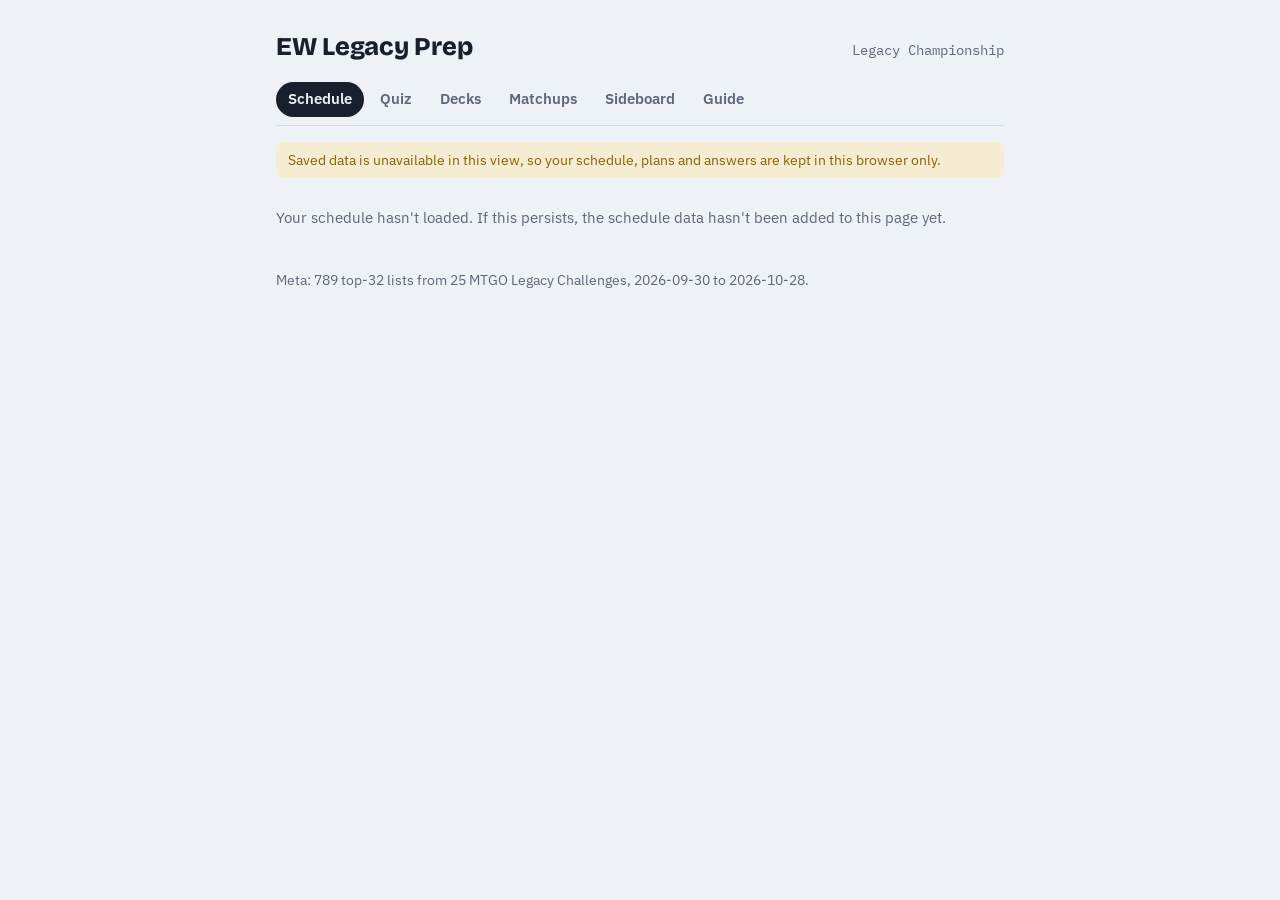
<file: prep/index.html>
<title>EW Legacy Prep</title>
<link rel="preconnect" href="https://fonts.googleapis.com">
<link rel="stylesheet" href="https://fonts.googleapis.com/css2?family=Bricolage+Grotesque:opsz,wght@12..96,600;12..96,800&family=IBM+Plex+Sans:wght@400;500;600&family=IBM+Plex+Mono:wght@400;500&display=swap">
<style>
/* Layout: one narrow column (study on a phone); sticky tab strip; each tab is a single working surface. */
:root {
  --bg: #eef1f6; --surface: #ffffff; --ink: #18202e; --muted: #5d6779; --line: #d5dbe5;
  --accent: #4a3aa8; --accent-ink: #ffffff; --accent-soft: #e6e2f8;
  --good: #1f7a4d; --good-soft: #dff2e7; --bad: #b3362b; --bad-soft: #f8e1de; --warn: #8a6100; --warn-soft: #f6ecd2;
  --pip-w: #f3eccd; --pip-u: #9fc7ea; --pip-b: #a49c98; --pip-r: #ea9a80; --pip-g: #9cc9a5; --pip-c: #cfcac4;
  --display: "Bricolage Grotesque", "Segoe UI", system-ui, sans-serif;
  --body: "IBM Plex Sans", "Segoe UI", system-ui, sans-serif;
  --mono: "IBM Plex Mono", ui-monospace, "SFMono-Regular", Menlo, monospace;
}
@media (prefers-color-scheme: dark) { :root:not([data-theme="light"]) {
  --bg: #121722; --surface: #1b2230; --ink: #e5e9f1; --muted: #98a2b5; --line: #2d3647;
  --accent: #a597ff; --accent-ink: #15112e; --accent-soft: #2a2550;
  --good: #6fd3a0; --good-soft: #173528; --bad: #ff8f84; --bad-soft: #3d1d1b; --warn: #e8c46b; --warn-soft: #3a3019;
  --pip-w: #d9d2b2; --pip-u: #6fa2cf; --pip-b: #7c7470; --pip-r: #cf7a62; --pip-g: #6fa67a; --pip-c: #9c978f;
  color-scheme: dark } }
:root[data-theme="dark"] {
  --bg: #121722; --surface: #1b2230; --ink: #e5e9f1; --muted: #98a2b5; --line: #2d3647;
  --accent: #a597ff; --accent-ink: #15112e; --accent-soft: #2a2550;
  --good: #6fd3a0; --good-soft: #173528; --bad: #ff8f84; --bad-soft: #3d1d1b; --warn: #e8c46b; --warn-soft: #3a3019;
  --pip-w: #d9d2b2; --pip-u: #6fa2cf; --pip-b: #7c7470; --pip-r: #cf7a62; --pip-g: #6fa67a; --pip-c: #9c978f;
  color-scheme: dark }

* { box-sizing: border-box; }
body { background: var(--bg); color: var(--ink); font: 15px/1.5 var(--body); }
.wrap { max-width: 760px; margin: 0 auto; padding-inline: 16px; padding-block: 0 48px; }
h1, h2, h3 { font-family: var(--display); text-wrap: balance; margin: 0; }
h1 { font-size: 1.6rem; font-weight: 800; letter-spacing: -0.01em; }
h2 { font-size: 1.25rem; font-weight: 800; }
h3 { font-size: 1rem; font-weight: 600; }
.mono, .num { font-family: var(--mono); font-variant-numeric: tabular-nums; }
.muted { color: var(--muted); }
.small { font-size: 0.85rem; }
.label { font-size: 0.72rem; letter-spacing: 0.08em; text-transform: uppercase; color: var(--muted); font-weight: 600; }
button, select, textarea, input { font: inherit; color: inherit; }
button { cursor: pointer; }
:focus-visible { outline: 2px solid var(--accent); outline-offset: 2px; }

header.top { display: flex; flex-wrap: wrap; gap: 4px 16px; align-items: baseline; justify-content: space-between; padding-block: 20px 8px; }
.countdown { font-family: var(--mono); font-size: 0.85rem; color: var(--muted); }
.countdown b { color: var(--accent); font-weight: 500; }

nav.tabs { position: sticky; top: env(safe-area-inset-top, 0px); z-index: 5; background: var(--bg); display: flex; gap: 4px; overflow-x: auto; padding-block: 8px; border-bottom: 1px solid var(--line); margin-bottom: 16px; }
nav.tabs button { border: 0; background: none; padding: 6px 12px; border-radius: 999px; color: var(--muted); font-weight: 600; white-space: nowrap; }
nav.tabs button[aria-selected="true"] { background: var(--ink); color: var(--bg); }

.stack { display: flex; flex-direction: column; gap: 12px; }
.row { display: flex; flex-wrap: wrap; gap: 8px; align-items: center; }
.chip { border: 1px solid var(--line); background: var(--surface); border-radius: 999px; padding: 3px 10px; font-size: 0.85rem; }
.chip[aria-pressed="true"] { background: var(--accent); border-color: var(--accent); color: var(--accent-ink); }
.btn { border: 1px solid var(--line); background: var(--surface); border-radius: 8px; padding: 8px 14px; font-weight: 600; }
.btn.primary { background: var(--accent); border-color: var(--accent); color: var(--accent-ink); }
.btn:disabled { opacity: 0.45; cursor: default; }
.panel { background: var(--surface); border: 1px solid var(--line); border-radius: 12px; padding: 16px; }
.banner { font-size: 0.85rem; padding: 8px 12px; border-radius: 8px; background: var(--warn-soft); color: var(--warn); }

/* flashcard */
.card { background: var(--surface); border: 1px solid var(--line); border-radius: 14px; padding: 20px; display: flex; flex-direction: column; gap: 14px; min-height: 260px; }
.card .deck { font-family: var(--display); font-weight: 600; color: var(--accent); }
.card .cname { font-family: var(--display); font-size: 1.7rem; font-weight: 800; line-height: 1.15; }
.typeline { font-size: 0.85rem; color: var(--muted); }
.oracle { font-size: 0.85rem; white-space: pre-wrap; border-left: 2px solid var(--line); padding-left: 10px; color: var(--muted); }
.answers { display: grid; grid-template-columns: repeat(2, minmax(0, 1fr)); gap: 8px; }
.answers .btn { padding: 12px; }
.answers .btn.right { background: var(--good-soft); border-color: var(--good); color: var(--good); }
.answers .btn.wrong { background: var(--bad-soft); border-color: var(--bad); color: var(--bad); }
.verdict { font-weight: 600; }
.verdict.good { color: var(--good); } .verdict.bad { color: var(--bad); }
.zones { display: grid; grid-template-columns: repeat(2, minmax(0, 1fr)); gap: 8px; }
.zone { border: 1px solid var(--line); border-radius: 10px; padding: 10px; }
.zone .big { font-family: var(--mono); font-size: 1.4rem; }
.bar { height: 6px; border-radius: 3px; background: var(--line); overflow: hidden; }
.bar > i { display: block; height: 100%; background: var(--accent); }
.trend-up { color: var(--good); } .trend-down { color: var(--bad); }

.pip { display: inline-grid; place-items: center; width: 1.25em; height: 1.25em; border-radius: 50%; font: 600 0.7rem/1 var(--mono); color: #1a1a1a; margin-right: 1px; vertical-align: 0.1em; }
.pip.W { background: var(--pip-w); } .pip.U { background: var(--pip-u); } .pip.B { background: var(--pip-b); }
.pip.R { background: var(--pip-r); } .pip.G { background: var(--pip-g); } .pip.C { background: var(--pip-c); }

/* tables */
.tbl-wrap { overflow-x: auto; }
table { border-collapse: collapse; width: 100%; font-size: 0.88rem; }
th { text-align: left; font-weight: 600; color: var(--muted); font-size: 0.75rem; letter-spacing: 0.05em; text-transform: uppercase; padding: 6px 8px; border-bottom: 1px solid var(--line); }
td { padding: 5px 8px; border-bottom: 1px solid var(--line); vertical-align: top; }
td.num, th.num { text-align: right; }
tr.changed td:first-child { box-shadow: inset 3px 0 0 var(--warn); }

/* plans */
.plan-list { display: flex; flex-direction: column; gap: 6px; }
.plan-item { display: flex; justify-content: space-between; align-items: center; gap: 8px; padding: 10px 12px; border: 1px solid var(--line); border-radius: 10px; background: var(--surface); text-align: left; width: 100%; }
.status { font-size: 0.75rem; padding: 2px 8px; border-radius: 999px; white-space: nowrap; font-weight: 600; }
.status.none { background: var(--bad-soft); color: var(--bad); }
.status.ok { background: var(--good-soft); color: var(--good); }
.status.work { background: var(--warn-soft); color: var(--warn); }
.field { display: flex; flex-direction: column; gap: 4px; }
.field-input { width: 100%; padding: 10px 12px; border: 1px solid var(--line); border-radius: 8px; background: var(--bg); }
textarea, input#sb-list-name { width: 100%; padding: 8px 10px; border: 1px solid var(--line); border-radius: 8px; background: var(--bg); resize: vertical; line-height: 1.45; }
.field textarea { min-height: 4.5em; }
input#sb-list-name { width: auto; flex: 1; }
.plan-read { white-space: pre-wrap; }

/* sideboarding */
.swap-grid { display: grid; grid-template-columns: repeat(2, minmax(0, 1fr)); gap: 12px; }
@media (max-width: 560px) { .swap-grid { grid-template-columns: minmax(0, 1fr); } }
.swap { display: flex; align-items: center; gap: 6px; padding: 4px 0; border-bottom: 1px solid var(--line); font-size: 0.9rem; }
.swap .n { font-family: var(--mono); color: var(--muted); width: 1.6em; }
.swap .nm { flex: 1; min-width: 0; }
.swap .hist { font-family: var(--mono); font-size: 0.75rem; color: var(--muted); }
.step { display: inline-flex; align-items: center; border: 1px solid var(--line); border-radius: 8px; overflow: hidden; }
.step button { border: 0; background: var(--bg); width: 2em; height: 1.9em; }
.step span { width: 1.8em; text-align: center; font-family: var(--mono); }
.step.on { border-color: var(--accent); }
.step.on span { color: var(--accent); font-weight: 600; }
.balance { font-family: var(--mono); }
.balance.off { color: var(--bad); }
.guide-line { font-family: var(--mono); font-size: 0.85rem; }
.todo { display: flex; gap: 10px; align-items: flex-start; padding: 8px 0; border-bottom: 1px solid var(--line); }
.todo input[type="checkbox"] { width: 1.15rem; height: 1.15rem; margin-top: 0.2rem; accent-color: var(--accent); flex: none; }
.todo-body { flex: 1; min-width: 0; display: flex; flex-direction: column; gap: 4px; }
.todo-title { font-weight: 500; cursor: pointer; }
.todo.done .todo-title { color: var(--muted); text-decoration: line-through; }
.linkish { border: 0; background: none; padding: 0; color: var(--accent); font-size: 0.85rem; }
.accent { color: var(--accent); }
details.panel summary { cursor: pointer; }
.prose p { margin: 0.4em 0; } .prose ul { margin: 0.4em 0; padding-left: 1.2em; }
.guide-line .in { color: var(--good); } .guide-line .out { color: var(--bad); }

/* matchup dossier */
details.dossier { border-top: 1px solid var(--line); padding-top: 10px; }
details.dossier summary { cursor: pointer; list-style: none; display: flex; align-items: center; gap: 8px; }
details.dossier summary::before { content: "▸"; color: var(--muted); font-size: 0.8rem; transition: transform 0.15s; }
details.dossier[open] summary::before { transform: rotate(90deg); }
td.heat { background: color-mix(in srgb, var(--accent) calc(var(--v) * 70%), transparent); }
.tell { display: flex; flex-direction: column; gap: 6px; padding: 8px 0; border-bottom: 1px dashed var(--line); }
.chip.up { border-color: var(--good); color: var(--good); background: var(--good-soft); }
.chip.down { border-color: var(--bad); color: var(--bad); background: var(--bad-soft); }
.chip.weak { opacity: .45; }
.chip.warn { border-color: var(--warn); color: var(--warn); background: var(--warn-soft); }
.pull.rough { border-color: var(--warn); border-style: dashed; }
.rough-mark { color: var(--warn); font-weight: 800; }

/* board map: pull sheet on screen, and as a single landscape page */
.pull-grid { display: grid; grid-template-columns: repeat(2, minmax(0, 1fr)); gap: 8px; }
.pull { background: var(--surface); border: 1px solid var(--line); border-radius: 10px; padding: 8px 10px; break-inside: avoid; }
.pull.off { border-color: var(--bad); }
.pull h3 { display: flex; gap: 6px; align-items: baseline; font-size: 0.95rem; margin-bottom: 4px; }
.pull h3 .pull-n { margin-left: auto; color: var(--muted); font-size: 0.8rem; }
.pull h3 .pull-share { color: var(--accent); font-size: 0.75rem; }
.pull-list { display: grid; grid-template-columns: 1fr 1fr; gap: 0 10px; font-size: 0.82rem; }
.pull.side { border-color: var(--accent); }
.pl { display: flex; gap: 6px; line-height: 1.35; } .pl .num { color: var(--muted); width: 1.1em; flex: none; text-align: right; }
.pull-issue { color: var(--bad); font-size: 0.78rem; margin-top: 4px; }
.sheet-head { margin-bottom: 8px; }
.sbgrid th:first-child, .sbgrid td:first-child { position: sticky; left: 0; background: var(--surface); text-align: left; }
.sbgrid td.c, .sbgrid th.c { text-align: center; font-family: var(--mono); padding: 3px 5px; }
.sbgrid td.out { color: var(--bad); } .sbgrid td.in { color: var(--good); } .sbgrid td.bad { color: var(--bad); font-weight: 600; }
.sbgrid tr.muted th, .sbgrid tr.muted td { color: var(--muted); }
.sbgrid tr.tot th, .sbgrid tr.tot td { border-top: 2px solid var(--line); font-weight: 600; }
.sbgrid tr.sep th { padding-top: 12px; }
textarea.mono { font-family: var(--mono); font-size: 0.85rem; }
@media print {
  @page { size: landscape; margin: 8mm; }
  body { background: #fff; color: #000; font-size: 8.5pt; }
  .wrap { max-width: none; padding: 0; }
  header.top, nav.tabs, #notice, .noprint, main > p:last-child { display: none !important; }
  .pull-grid { grid-template-columns: repeat(5, minmax(0, 1fr)); gap: 3px; }
  .sbgrid { font-size: 7.5pt; } .sbgrid td.c, .sbgrid th.c { padding: 1px 3px; }
  .pull { border: 1px solid #999; border-radius: 4px; padding: 3px 5px; }
  .pull h3 { font-size: 8.5pt; } .pull-list { font-size: 7.3pt; gap: 0 6px; } .pl { line-height: 1.25; } .pl .num { color: #444; }
  .pull.off { border-color: #c00; }
  .pull.rough { border-color: #8a6100; border-style: dashed; }
}
</style>

<div class="wrap">
  <header class="top">
    <h1>EW Legacy Prep</h1>
    <span class="countdown" id="countdown"></span>
  </header>
  <nav class="tabs" role="tablist" id="tabs"></nav>
  <div id="notice"></div>
  <main id="view" class="stack"><p class="muted">Loading the current Challenge meta…</p></main>
</div>

<script>
"use strict";
const EVENT_DAY = "2026-10-31";
const TABS = [["schedule", "Schedule"], ["quiz", "Quiz"], ["decks", "Decks"], ["plans", "Matchups"], ["sb", "Sideboard"], ["guide", "Guide"]];
const PLAN_FIELDS = [
  ["range", "Their reasonable range: opening hands and first three turns"],
  ["plan", "Their plan and clock against Doomsday"],
  ["threats", "Cards that beat me (main / side)"],
  ["posture", "My game 1 posture"],
  ["board", "Board notes (in / out, play vs draw)"],
  ["playaround", "What to play around, turn by turn"],
  ["reps", "Notes from reps"],
];
const BASICS = new Set(["Island", "Swamp", "Mountain", "Forest", "Plains"]);

let META = null, RANGES = null, SBMAPS = null;
const S = { rangeShown: {}, rangeSide: "all", tab: "quiz", deckSet: null, quizMode: "guess", deckView: null, planDeck: null, sbScenario: null, sbIn: {}, sbOut: {} };
const DATA = { todos: {}, notes: {}, plans: {}, drills: {}, sbmaps: {}, lists: { worry: {}, pile: {} }, attempts: { guesses: {}, "pile-attempts": {}, tells: {} } };

const $ = (s) => document.querySelector(s);
const esc = (s) => String(s ?? "").replace(/[&<>"']/g, (c) => ({ "&": "&amp;", "<": "&lt;", ">": "&gt;", '"': "&quot;", "'": "&#39;" }[c]));
const pct = (x) => (x == null ? "–" : Math.round(x * 100) + "%");
const slug = (s) => s.replace(/[^A-Za-z0-9]+/g, "-").replace(/^-|-$/g, "").toLowerCase() || "x";
const pick = (arr) => arr[Math.floor(Math.random() * arr.length)];
function lsGet(k, d) { try { const v = localStorage.getItem(k); return v == null ? d : JSON.parse(v); } catch { return d; } }
function lsSet(k, v) { try { localStorage.setItem(k, JSON.stringify(v)); } catch {} }

/* ---------- storage: the artifact db when granted, else this browser ---------- */
const Store = {
  db: null, local: true,
  async init() {
    let db = null;
    try { db = await window.claude?.use?.("db"); } catch {}
    if (db) { this.db = db; this.local = false; }
    else $("#notice").innerHTML = `<p class="banner">Saved data is unavailable in this view, so your schedule, plans and answers are kept in this browser only.</p>`;
  },
  async loadAll() {
    if (this.local) {
      DATA.todos = lsGet("todos", {}); DATA.notes = lsGet("notes", {}); DATA.plans = lsGet("plans", {}); DATA.drills = lsGet("drills", {}); DATA.sbmaps = lsGet("sbmaps", {});
      for (const k in DATA.lists) DATA.lists[k] = lsGet(k, {});
      for (const k in DATA.attempts) DATA.attempts[k] = lsGet(k, {});
      return;
    }
    const lists = Object.keys(DATA.lists), atts = Object.keys(DATA.attempts);
    const [todos, notes, plans, drills, sbmaps, ...rest] = await Promise.all([
      this.db.collection("todos").get(), this.db.collection("notes").get(), this.db.collection("plans").get(), this.db.collection("drills").get(), this.db.collection("sbmaps").get(),
      ...lists.map((k) => this.db.doc(LIST_DOC[k]).get()), ...atts.map((k) => this.db.collection(k).get())]);
    // Snapshot bodies are frozen; every edit path mutates DATA in place, so keep editable copies.
    const own = (snap) => structuredClone(snap.data());
    todos.docs.forEach((d) => { DATA.todos[d.id] = own(d); });
    notes.docs.forEach((d) => { DATA.notes[d.id] = own(d); });
    lists.forEach((k, i) => { const s = rest[i]; DATA.lists[k] = s.exists ? (own(s).cards || {}) : {}; });
    atts.forEach((k, i) => { rest[lists.length + i].docs.forEach((d) => { DATA.attempts[k][d.id] = own(d); }); });
    plans.docs.forEach((d) => { DATA.plans[d.id] = own(d); });
    drills.docs.forEach((d) => { DATA.drills[d.id] = own(d); });
    sbmaps.docs.forEach((d) => { DATA.sbmaps[d.id] = own(d); });
  },
  async del(path) {
    if (this.local) { const [col, id] = path.split("/"); const all = lsGet(col, {}); delete all[id]; lsSet(col, all); return; }
    try { await this.db.doc(path).delete(); }
    catch (e) { $("#notice").innerHTML = `<p class="banner">Couldn't delete (${esc(e?.code || "error")}).</p>`; }
  },
  // One write in flight per document; a newer value queued while one is in flight replaces the older queued one.
  q: {},
  async put(path, body) {
    if (this.local) {
      const [col, id] = path.split("/");
      if (col in LIST_DOC) lsSet(col, body.cards);
      else { const all = lsGet(col, {}); all[id] = body; lsSet(col, all); }
      return;
    }
    const st = this.q[path] || (this.q[path] = { busy: false, next: null });
    st.next = body;
    if (st.busy) return;
    st.busy = true;
    while (st.next) {
      const b = st.next; st.next = null;
      try { await this.db.doc(path).set(b); }
      catch (e) { $("#notice").innerHTML = `<p class="banner">Couldn't save (${esc(e?.code || "error")}). Your last change may be lost if you reload.</p>`; }
    }
    st.busy = false;
  },
};
/* ---------- meta helpers ---------- */
const deckByName = (n) => META.decks.find((d) => d.name === n);
function defaultDeckSet() {
  return META.decks.filter((d) => d.focus || d.share >= 0.03).map((d) => d.name);
}
function prepDecks() { return S.deckSet.map(deckByName).filter(Boolean); }
const changed = (z) => !!z?.moved;
function cardChanged(d, c) { return changed(c.main) || changed(c.side); }
function costHtml(cost) {
  if (!cost) return "";
  return cost.replace(/\{([^}]+)\}/g, (_, s) => {
    const k = /^[WUBRG]$/.test(s) ? s : "C";
    return `<span class="pip ${k}">${esc(/^[WUBRG]$/.test(s) ? "" : s)}</span>`;
  });
}
function trendHtml(z, d) {
  if (!z || d.n_old < 4 || d.n_new < 4 || z.old == null || z.new == null) return "";
  const delta = z.new - z.old;
  if (Math.abs(delta) < 0.1) return `<span class="muted">steady</span>`;
  return `<span class="${delta > 0 ? "trend-up" : "trend-down"}">${delta > 0 ? "▲" : "▼"} ${pct(z.old)} → ${pct(z.new)}</span>`;
}

function oracleOf(n) { return META.oracle[n] || META.oracle[n.split(" // ")[0]] || { cost: "", type: "", text: "" }; }

/* ---------- quiz: naming games (name a deck's cards, graded against current lists and your own card list) ---------- */
// A named card is right when ≥10% of lists play it in the stage's zone; a card on your list that ≥25% play and you didn't name is a miss.
const GUESS_HIT = 0.10, MISS_AT = 0.25;
const GAMES = {
  guess: { list: "worry", attempts: "guesses", listName: "worry list", on: "Worry", off: "Not a worry",
    stages: [{ zone: "side", label: "Sideboard", title: (d) => `What could ${d} bring in against you?`,
      help: "Name the sideboard cards you'd worry about." }] },
  pile: { list: "pile", attempts: "pile-attempts", listName: "pile-interaction list", on: "Interacts", off: "Doesn't",
    stages: [
      { zone: "main", label: "Game 1", title: (d) => `Game 1: what in ${d}'s main deck interacts with your Doomsday pile?`,
        help: "Name the main-deck cards that can interact with a Doomsday pile." },
      { zone: "side", label: "Postboard", title: (d) => `After sideboarding, what does ${d} add?`,
        help: "Everything from game 1 still counts. Name only the sideboard cards that add pile interaction." }] },
};
const LIST_DOC = { worry: "worry/cards", pile: "pile/cards" };
const onList = (list, n) => !!DATA.lists[list][n];
const isWorry = (n) => onList("worry", n);
const freshGame = (deck) => ({ deck, stage: 0, names: [], graded: false, q: "", saved: false });
let GS = freshGame(null);
const game = () => GAMES[S.quizMode];
function cardUniverse() {
  if (!cardUniverse.list) {
    const pop = {};
    for (const d of META.decks) for (const c of d.cards) if (!BASICS.has(c.name))
      pop[c.name] = (pop[c.name] || 0) + d.n * Math.max(c.main?.incl || 0, c.side?.incl || 0);
    cardUniverse.list = Object.keys(pop).sort((a, b) => pop[b] - pop[a]);
  }
  return cardUniverse.list;
}
const allNamed = () => GS.names.flat();
function suggestions(q) {
  q = q.trim().toLowerCase();
  if (q.length < 2) return [];
  const named = new Set(allNamed()), all = cardUniverse().filter((n) => !named.has(n));
  const starts = all.filter((n) => n.toLowerCase().startsWith(q));
  const words = all.filter((n) => !starts.includes(n) && n.toLowerCase().split(/[ ,'-]+/).some((w) => w.startsWith(q)));
  return [...starts, ...words].slice(0, 8);
}
function suggHtml() {
  return suggestions(GS.q).map((n) => `<button class="chip" data-add-guess="${esc(n)}">${esc(n)}</button>`).join("");
}
const inclOf = (c, zone) => c?.[zone]?.incl || 0;
// Per stage: each named card is "hit", "neutral" (a sideboard-stage card that's in their main deck, so an earlier
// stage's job), or "false" (including a sideboard-only card named for game 1).
function gradeGame(g, d) {
  const card = (n) => d.cards.find((c) => c.name === n) || { name: n };
  const claimed = new Set();
  return g.stages.map((st, i) => {
    const rows = (GS.names[i] || []).map((n) => {
      const c = card(n);
      const kind = inclOf(c, st.zone) >= GUESS_HIT ? "hit" : st.zone === "side" && inclOf(c, "main") >= GUESS_HIT ? "neutral" : "false";
      return { n, c, kind };
    });
    const named = new Set(GS.names.slice(0, i + 1).flat());
    const missed = d.cards.filter((c) => inclOf(c, st.zone) >= MISS_AT && onList(g.list, c.name) && !named.has(c.name) && !claimed.has(c.name));
    missed.forEach((c) => claimed.add(c.name));
    const tp = rows.filter((r) => r.kind === "hit").length, fp = rows.filter((r) => r.kind === "false").length;
    return { st, rows, missed, tp, fp, fn: missed.length };
  });
}
function toggleListCard(list, n, deck) {
  const L = DATA.lists[list];
  if (L[n]) delete L[n]; else L[n] = { at: new Date().toISOString(), deck };
  Store.put(LIST_DOC[list], { cards: L });
}
function saveAttempt(final) {
  const g = game(), d = GS.deck, key = slug(d.name), store = DATA.attempts[g.attempts];
  const doc = store[key] || { deck: d.name, attempts: [] };
  const att = { at: new Date().toISOString(), stages: gradeGame(g, d).map((r, i) => ({ zone: r.st.zone, names: GS.names[i] || [], tp: r.tp, fp: r.fp, fn: r.fn })) };
  // Written when graded and rewritten once the list is settled, so the attempt scores against the final list.
  doc.attempts = final && GS.saved ? [...doc.attempts.slice(0, -1), att] : [...doc.attempts, att];
  GS.saved = true; store[key] = doc;
  Store.put(g.attempts + "/" + key, doc);
}
function attemptSummary(a) {
  const st = a.stages || [{ tp: a.tp, fp: a.fp, fn: a.fn }];
  return st.map((s) => `${s.tp} right, ${s.fp} wrong, ${s.fn} missed`).join(" / ");
}
function quizGame() {
  const g = game(), decks = prepDecks();
  if (!GS.deck || !decks.includes(GS.deck)) GS = freshGame(pick(decks));
  const d = GS.deck, past = DATA.attempts[g.attempts][slug(d.name)]?.attempts || [];
  const nList = Object.keys(DATA.lists[g.list]).length;
  const deckSel = `<select id="guess-deck" aria-label="Deck">${decks.map((x) => `<option ${x === d ? "selected" : ""}>${esc(x.name)}</option>`).join("")}</select>`;
  const top = `<div class="row" style="justify-content:space-between">${deckSel}
      <span class="small muted">${past.length ? `${past.length} attempt${past.length > 1 ? "s" : ""}; last: ${attemptSummary(past[past.length - 1])}` : "First attempt"}</span></div>`;
  if (!GS.graded) {
    const st = g.stages[GS.stage], last = GS.stage === g.stages.length - 1;
    const cur = GS.names[GS.stage] || [];
    const earlier = g.stages.slice(0, GS.stage).map((s, i) => `<p class="small"><span class="label">${esc(s.label)}</span><br>${(GS.names[i] || []).map(esc).join(", ") || "<span class=\"muted\">nothing</span>"}</p>`).join("");
    const chips = cur.map((n) => `<button class="chip" data-del-guess="${esc(n)}" aria-label="Remove ${esc(n)}">${esc(n)} ×</button>`).join("");
    return `<div class="card">${top}
      <div class="cname">${esc(st.title(d.name))}</div>
      ${earlier}
      <p class="small muted">${esc(st.help)} You're graded against ${d.n} current lists.</p>
      <input id="guess-input" type="text" autocomplete="off" placeholder="Type a card name" value="${esc(GS.q)}" class="field-input">
      <div class="row" id="guess-sugg">${suggHtml()}</div>
      <div class="row">${chips || `<span class="small muted">No cards named yet.</span>`}</div>
      <div class="row">${last ? `<button class="btn primary" data-act="guess-grade" ${allNamed().length ? "" : "disabled"}>Grade</button>`
        : `<button class="btn primary" data-act="guess-stage">Next: ${esc(g.stages[GS.stage + 1].label.toLowerCase())}</button>`}
        ${GS.stage > 0 ? `<button class="btn" data-act="guess-back">Back</button>` : ""}<button class="btn" data-act="guess-next">Different deck</button></div>
    </div>`;
  }
  const res = gradeGame(g, d);
  const label = { hit: ["ok", "They play it"], neutral: ["work", "Main deck (game 1)"], false: ["none", "Not played here"] };
  const scoreBoxes = res.map((r) => `<div class="zone"><div class="label">${esc(r.st.label)}</div>
      <div class="big">${r.tp}/${r.rows.length}</div><div class="small muted">right · ${r.fn} missed</div></div>`).join("");
  const named = res.flatMap((r) => r.rows.map((x) => ({ ...x, st: r.st })));
  const namedRows = named.map((r) => { const [cls, txt] = r.kind === "false" && r.st.zone === "main" && inclOf(r.c, "side") >= GUESS_HIT ? ["none", "Sideboard only"] : label[r.kind];
    return `<tr><td>${esc(r.n)}${g.stages.length > 1 ? `<div class="small muted">${esc(r.st.label)}</div>` : ""}</td><td><span class="status ${cls}">${txt}</span></td><td class="num">${pct(inclOf(r.c, r.st.zone))}</td></tr>`; }).join("");
  const missedSet = new Set(res.flatMap((r) => r.missed.map((c) => c.name))), namedSet = new Set(allNamed());
  const universe = (st) => {
    const cs = d.cards.filter((c) => !BASICS.has(c.name) && inclOf(c, st.zone) >= GUESS_HIT).sort((a, b) => b[st.zone].incl - a[st.zone].incl);
    const rows = cs.map((c) => {
      const on = onList(g.list, c.name), z = c[st.zone];
      const tag = namedSet.has(c.name) ? `<span class="status ok">Named</span>` : missedSet.has(c.name) && z.incl >= MISS_AT ? `<span class="status none">Missed</span>` : on ? `<span class="status work">Fringe</span>` : "";
      return `<tr><td>${esc(c.name)} ${costHtml(oracleOf(c.name).cost)}<div class="small muted">${esc(oracleOf(c.name).type)}</div></td>
        <td class="num">${pct(z.incl)}<div class="small muted">avg ${z.avg.toFixed(1)}</div></td><td>${tag}</td>
        <td><button class="chip" data-listcard="${esc(c.name)}" aria-pressed="${on}">${on ? g.on : g.off}</button></td></tr>`; }).join("");
    return `<h3>${st.zone === "main" ? "Their main deck" : "Their sideboard"} (cards in ${pct(GUESS_HIT)}+ of lists)</h3>
      <div class="tbl-wrap"><table><thead><tr><th>Card</th><th class="num">Lists</th><th></th><th>${esc(g.listName)}</th></tr></thead><tbody>${rows}</tbody></table></div>`;
  };
  return `<div class="card">${top}
    <div class="cname">${esc(d.name)}: graded</div>
    <div class="zones">${scoreBoxes}</div>
    <div class="tbl-wrap"><table><thead><tr><th>You named</th><th></th><th class="num">Lists</th></tr></thead><tbody>${namedRows}</tbody></table></div>
    <p class="small muted">Mark the cards below that belong on your ${esc(g.listName)} (${nList} card${nList === 1 ? "" : "s"} so far, shared across decks). On later attempts, a listed card that ${pct(MISS_AT)}+ of lists play and you didn't name counts as a miss. Cards you named correctly were added automatically.</p>
    ${g.stages.map(universe).join("")}
    <div class="row"><button class="btn primary" data-act="guess-next">Next deck</button><button class="btn" data-act="guess-retry">Retry this deck</button></div>
  </div>`;
}
function gradeNow() {
  const g = game(), d = GS.deck;
  GS.graded = true;
  let added = false;
  gradeGame(g, d).forEach((r) => r.rows.forEach((x) => {
    if (x.kind === "hit" && !onList(g.list, x.n)) { DATA.lists[g.list][x.n] = { at: new Date().toISOString(), deck: d.name }; added = true; }
  }));
  if (added) Store.put(LIST_DOC[g.list], { cards: DATA.lists[g.list] });
  saveAttempt(false); render();
}
function addGuess(n) {
  const cur = GS.names[GS.stage] || (GS.names[GS.stage] = []);
  if (n && !allNamed().includes(n)) cur.push(n);
  GS.q = ""; render();
  const el = $("#guess-input"); if (el) el.focus();
}

/* ---------- quiz: plan check ---------- */
let PC = { deck: null, shown: false };
function quizPlan() {
  const decks = prepDecks();
  if (!PC.deck || !decks.includes(PC.deck)) PC.deck = pick(decks);
  const d = PC.deck, plan = DATA.plans[slug(d.name)];
  const hasPlan = plan && PLAN_FIELDS.some(([k]) => (plan[k] || "").trim());
  let body;
  if (!PC.shown) body = `<p class="muted">Say your plan against ${esc(d.name)} out loud: their clock, the cards that beat you, how you sequence game 1, what you board. Then compare with what you wrote.</p>
      <div class="row"><button class="btn primary" data-act="plan-show">Show my plan</button></div>`;
  else if (!hasPlan) body = `<p class="verdict bad">No plan written for ${esc(d.name)} yet.</p>
      <div class="row"><button class="btn primary" data-act="plan-edit" data-deck="${esc(d.name)}">Write it now</button><button class="btn" data-act="plan-next">Another deck</button></div>`;
  else body = `${PLAN_FIELDS.filter(([k]) => (plan[k] || "").trim()).map(([k, l]) => `<div class="field"><span class="label">${esc(l)}</span><div class="plan-read">${esc(plan[k])}</div></div>`).join("")}
      <div class="row"><button class="btn" data-act="plan-flag" data-v="ok">Still agree</button><button class="btn" data-act="plan-flag" data-v="work">Needs work</button><button class="btn primary" data-act="plan-next">Another deck</button></div>`;
  return `<div class="card"><span class="deck">${esc(d.name)} · ${pct(d.share)} of the meta</span><div class="cname">What's your plan?</div>${body}</div>`;
}

/* ---------- quiz: tells (what your own games say they do; data shape in build_ranges.py) ---------- */
// Per deck, "tells/<deck>" keeps right/wrong counts per question key; missed questions come back sooner.
let TQ = { deck: null, q: null, choice: null, right: 0, total: 0 };
const TELL_MIN = 5;
const shuffle = (a) => a.map((x) => [Math.random(), x]).sort((p, q) => p[0] - q[0]).map(([, x]) => x);
function tellQuestions(d) {
  const R = RANGES?.decks?.[d.name];
  if (!R) return [];
  const n = R.n, qs = [], f = (k, m) => `${pct(k / m)} (${k} of ${m})`, name = d.name;
  const t1 = [...R.splits.all.t1].sort((a, b) => b[1] - a[1]).slice(0, 4);
  if (t1.length >= 3 && t1[0][1] >= t1[1][1] + 3)
    qs.push({ key: "t1", prompt: `What is ${name}'s most common turn 1 against you?`, options: shuffle(t1.map(([l]) => l || "No spell")),
      answer: t1[0][0] || "No spell", why: t1.map(([l, k]) => `${l || "No spell"} ${f(k, R.splits.all.n)}`).join(" · ") });
  // Only tells that survive the significance test (build_ranges.py) are worth memorising.
  for (const t of R.tells) for (const [c, k, p, sig] of t.cards.filter((r) => r[3]).slice(0, 4)) {
    const a = k / t.n, b = (R.shown[c] - k) / (n - t.n);
    qs.push({ key: `tell:${t.cond}:${c}`, prompt: `${name} · ${t.cond}. Does ${c} become more or less likely to show up?`,
      options: ["More likely", "Less likely"], answer: a > b ? "More likely" : "Less likely", why: `${pct(a)} of those ${t.n} games, against ${pct(b)} of the other ${n - t.n}; p = ${p}.` });
  }
  const lab = ["Turn 1", "Turn 2", "Turn 3", "Turn 4 or later"];
  for (const t of R.timing) {
    const per = t.first.map(([x, y]) => x + y), tot = [per[0], per[1], per[2], per.slice(3).reduce((a, b) => a + b, 0)], sum = tot.reduce((a, b) => a + b, 0);
    const max = Math.max(...tot);
    if (sum < TELL_MIN || tot.filter((x) => x === max).length !== 1) continue;
    qs.push({ key: `timing:${t.card}`, prompt: `When does ${name} most often first cast ${t.card}?`, options: lab, answer: lab[tot.indexOf(max)],
      why: `First casts by turn: ${tot.map((k, i) => `${lab[i].toLowerCase()} ${k}`).join(", ")}; ${sum} games in all.` });
  }
  for (const t of R.targets) {
    const tg = [...t.targets].sort((a, b) => b[1] - a[1]).slice(0, 4);
    if (t.casts < TELL_MIN || tg.length < 2 || tg[0][1] <= tg[1][1]) continue;
    qs.push({ key: `target:${t.card}`, prompt: `What does ${name}'s ${t.card} hit most often?`, options: shuffle(tg.map(([x]) => x)), answer: tg[0][0],
      why: `${tg.map(([x, k]) => `${x} ${k}`).join(" · ")}, of ${t.casts} casts.` });
  }
  for (const [c, a, b] of R.board.rows)
    qs.push({ key: `board:${c}`, prompt: `Postboard, does ${name} show ${c} more or less often than in game 1?`, options: ["More", "Less"],
      answer: b / R.board.post > a / R.board.g1 ? "More" : "Less", why: `Game 1 ${f(a, R.board.g1)}, postboard ${f(b, R.board.post)}.` });
  return qs;
}
function tellDecks() { return prepDecks().filter((d) => RANGES?.decks?.[d.name]); }
function tellStat(deck, key) { return DATA.attempts.tells[slug(deck)]?.q?.[key] || { r: 0, w: 0 }; }
function nextTell() {
  const decks = TQ.deck ? tellDecks().filter((d) => d.name === TQ.deck) : tellDecks();
  const pool = decks.flatMap((d) => tellQuestions(d).map((q) => ({ ...q, deck: d.name })));
  // Kinds (opener, tell, timing, target, postboard) are drawn evenly, since tell questions outnumber the rest many times over.
  const byKind = {};
  for (const q of pool) if (!(TQ.q && q.deck === TQ.q.deck && q.key === TQ.q.key)) (byKind[q.key.split(":")[0]] ||= []).push(q);
  const kind = pick(Object.keys(byKind));
  const weighted = (byKind[kind] || []).map((q) => { const s = tellStat(q.deck, q.key); return [q, Math.max(0.25, 1 + 2 * s.w - 0.5 * s.r)]; });
  let r = Math.random() * weighted.reduce((a, [, w]) => a + w, 0);
  TQ.q = weighted.find(([, w]) => (r -= w) <= 0)?.[0] || weighted[0]?.[0] || null;
  TQ.choice = null;
}
function answerTell(choice) {
  if (!TQ.q || TQ.choice != null) return;
  TQ.choice = choice; TQ.total++;
  const ok = choice === TQ.q.answer; if (ok) TQ.right++;
  const k = slug(TQ.q.deck), doc = DATA.attempts.tells[k] || (DATA.attempts.tells[k] = { deck: TQ.q.deck, q: {} });
  const st = doc.q[TQ.q.key] || (doc.q[TQ.q.key] = { r: 0, w: 0 });
  st[ok ? "r" : "w"]++; st.last = new Date().toISOString();
  Store.put("tells/" + k, doc); render();
}
function quizTells() {
  if (!RANGES) return `<p class="muted">No game data is published with the page (ranges.json).</p>`;
  if (!tellDecks().length) return `<p class="muted">None of your prep decks has 10 or more logged games yet.</p>`;
  if (!TQ.q) nextTell();
  const q = TQ.q, done = TQ.choice != null;
  const deckSel = `<select id="tell-deck" aria-label="Deck"><option value="">All prep decks with games</option>${tellDecks().map((d) =>
    `<option ${d.name === TQ.deck ? "selected" : ""}>${esc(d.name)}</option>`).join("")}</select>`;
  const top = `<div class="row" style="justify-content:space-between">${deckSel}<span class="small muted num">${TQ.total ? `${TQ.right} of ${TQ.total} this session` : "Keys 1–4 answer, Enter moves on"}</span></div>`;
  if (!q) return `<div class="card">${top}<p class="muted">No questions for this deck.</p></div>`;
  const s = tellStat(q.deck, q.key);
  const opts = q.options.map((o, i) => { const cls = !done ? "" : o === q.answer ? "up" : o === TQ.choice ? "down" : "";
    return `<button class="chip ${cls}" data-tell="${esc(o)}" ${done ? "disabled" : ""}><span class="muted num">${i + 1}</span> ${esc(o)}</button>`; }).join("");
  const verdict = done ? `<p class="verdict ${TQ.choice === q.answer ? "good" : "bad"}">${TQ.choice === q.answer ? "Right." : `No: ${esc(q.answer)}.`}</p><p class="small num">${esc(q.why)}</p>` : "";
  return `<div class="card">${top}
    <span class="deck">${esc(q.deck)}${s.r + s.w ? ` · <span class="num">${s.r} right, ${s.w} wrong before</span>` : ""}</span>
    <div class="cname">${esc(q.prompt)}</div>
    <div class="row">${opts}</div>${verdict}
    <div class="row">${done ? `<button class="btn primary" data-act="tell-next">Next</button>` : `<button class="btn" data-act="tell-next">Skip</button>`}
      <button class="btn" data-act="tell-range" data-deck="${esc(q.deck)}">Open the deck's range</button></div>
    <p class="small muted">Rates count only cards they cast or showed, so each is a floor. Questions you miss come back sooner.</p>
  </div>`;
}

function viewQuiz() {
  const modes = [["guess", "Their sideboard"], ["pile", "Pile interaction"], ["plan", "Plan check"], ["tells", "Tells"]];
  const body = GAMES[S.quizMode] ? quizGame() : S.quizMode === "tells" ? quizTells() : quizPlan();
  return `<div class="row">${modes.map(([k, l]) => `<button class="chip" data-mode="${k}" aria-pressed="${S.quizMode === k}">${l}</button>`).join("")}</div>
    ${body}${deckSetPicker()}`;
}
function deckSetPicker() {
  return `<details class="panel"><summary class="label">Decks in the quiz (${S.deckSet.length})</summary>
    <div class="row" style="margin-top:10px">${META.decks.filter((d) => d.n >= 3).map((d) =>
      `<button class="chip" data-toggle-deck="${esc(d.name)}" aria-pressed="${S.deckSet.includes(d.name)}">${esc(d.name)} <span class="num muted">${d.n}</span></button>`).join("")}</div></details>`;
}

/* ---------- decks ---------- */
function viewDecks() {
  const decks = META.decks.filter((d) => d.n >= 3);
  if (!S.deckView) S.deckView = decks[0].name;
  const d = deckByName(S.deckView);
  const moves = prepDecks().flatMap((pd) => pd.cards.flatMap((c) =>
    [["main", c.main], ["side", c.side]].filter(([, z]) => changed(z)).map(([zn, z]) => ({ d: pd, c, zn, z }))));
  moves.sort((a, b) => b.d.share - a.d.share || Math.abs(b.z.new - b.z.old) - Math.abs(a.z.new - a.z.old));
  const tbl = (zone) => {
    const cs = d.cards.filter((c) => c[zone] && c[zone].incl >= 0.1).sort((a, b) => b[zone].incl - a[zone].incl || b[zone].avg - a[zone].avg);
    return `<div class="tbl-wrap"><table><thead><tr><th>${zone === "main" ? "Main deck" : "Sideboard"}</th><th class="num">Lists</th><th class="num">Avg</th><th>Trend</th></tr></thead><tbody>
      ${cs.map((c) => `<tr class="${cardChanged(d, c) && changed(c[zone]) ? "changed" : ""}"><td>${esc(c.name)} ${costHtml(oracleOf(c.name).cost)}${onList("pile", c.name) ? ` <span class="status work">pile</span>` : ""}${isWorry(c.name) ? ` <span class="status none">worry</span>` : ""}</td><td class="num">${pct(c[zone].incl)}</td><td class="num">${c[zone].avg.toFixed(1)}</td><td class="small">${trendHtml(c[zone], d)}</td></tr>`).join("")}
    </tbody></table></div>`;
  };
  return `<section class="panel stack">
      <h2>What moved</h2>
      <p class="small muted">Prep decks only. Lists from ${META.mid} on, compared with ${META.since} to ${META.mid}. Shown when the change in a card's share of lists is too large to be sampling noise (about 2 standard errors; each half needs at least 4 lists).</p>
      ${moves.length ? `<div class="tbl-wrap"><table><thead><tr><th>Deck</th><th>Card</th><th>Zone</th><th>Change</th></tr></thead><tbody>
        ${moves.map((m) => `<tr><td>${esc(m.d.name)}</td><td>${esc(m.c.name)}</td><td>${m.zn === "main" ? "Main" : "Side"}</td><td class="small">${trendHtml(m.z, m.d)}</td></tr>`).join("")}
      </tbody></table></div>` : `<p class="muted">Nothing moved that much.</p>`}
    </section>
    <section class="stack">
      <div class="row"><label class="label" for="deck-pick">Deck</label>
        <select id="deck-pick">${decks.map((x) => `<option ${x.name === d.name ? "selected" : ""}>${esc(x.name)}</option>`).join("")}</select></div>
      <div class="row small muted"><span class="num">${d.n} lists · ${pct(d.share)} of top 32s · ${d.top8} top 8s</span>
        ${d.goldfish.length > 1 || d.goldfish[0] !== d.name ? `<span>MTGGoldfish name: ${esc(d.goldfish.join(", "))}</span>` : ""}</div>
      ${tbl("main")}${tbl("side")}
      <div class="small"><span class="label">Recent lists</span><br>${d.lists.map((l) => `<a href="${esc(l.url)}" target="_blank" rel="noopener">${esc(l.date)} #${l.pos} ${esc(l.player)}</a>`).join(" · ")}</div>
    </section>`;
}

/* ---------- plans ---------- */
function planStatus(name) {
  const p = DATA.plans[slug(name)];
  if (!p || !PLAN_FIELDS.some(([k]) => (p[k] || "").trim())) return ["none", "No plan"];
  if (p.flag === "work") return ["work", "Needs work"];
  return ["ok", "Written " + (p.updated || "").slice(5, 10)];
}
function listLine(d, list, zone, title) {
  const cs = d.cards.filter((c) => inclOf(c, zone) >= GUESS_HIT && onList(list, c.name)).sort((a, b) => b[zone].incl - a[zone].incl);
  return `<p class="small"><span class="label">${esc(title)}</span><br>${cs.length ? cs.map((c) => `${esc(c.name)} <span class="num muted">${pct(c[zone].incl)}</span>`).join(" · ")
    : `<span class="muted">Nothing marked yet. The quiz games for this deck build this list.</span>`}</p>`;
}
// Opponent behaviour in your own games; hidden until revealed so a written range isn't anchored on it.
// Data shape: build_ranges.py. Counts are games; "mine" = the card was cast during my turn (flash, instants).
function rangePanel(name) {
  const R = RANGES?.decks?.[name];
  if (!R) return `<p class="small muted">No games of yours against ${esc(name)} in the logs yet (needs 10+).</p>`;
  if (!S.rangeShown[name]) return `<div class="row"><button class="btn" data-act="range-show" data-deck="${esc(name)}">Show what actually happens (${R.n} games)</button>
    <span class="small muted">Write your range first.</span></div>`;
  const n = R.n;
  const sides = [["all", "All games"], ["me_draw", "They're on the play"], ["me_play", "They're on the draw"]].filter(([k]) => R.splits[k]);
  const sideKey = R.splits[S.rangeSide] ? S.rangeSide : "all", sp = R.splits[sideKey];
  const tag = (c) => (onList("pile", c) ? ` <span class="status work">pile</span>` : "") + (onList("worry", c) ? ` <span class="status none">worry</span>` : "");
  const frac = (k, m) => `<span class="num">${pct(k / m)}</span> <span class="small muted num">${k}/${m}</span>`;
  const heat = (k, m) => `<td class="num heat" style="--v:${m ? k / m : 0}">${k ? pct(k / m) : "<span class=muted>·</span>"}</td>`;
  const list = (rows, m, min = 2) => rows.filter(([, k]) => k >= min).map(([c, k]) => `${esc(c)}${tag(c)} <span class="num muted">${pct(k / m)}</span>`).join(" · ") || `<span class="muted">nothing</span>`;
  const section = (title, body, open) => `<details class="dossier" ${open ? "open" : ""}><summary><h3>${title}</h3></summary><div class="stack" style="margin-top:8px">${body}</div></details>`;

  // 1. openings: what their own turn 1 looked like, and what came at me during round 1
  const t1 = sp.t1.filter(([, k]) => k >= 2 || sp.n < 12);
  const openings = `<div class="tbl-wrap"><table><thead><tr><th>Their turn 1</th><th class="num">Games</th></tr></thead><tbody>
      ${t1.map(([lab, k]) => `<tr><td>${lab ? esc(lab) : "<i>No spell</i>"}</td><td class="num">${pct(k / sp.n)} <span class="small muted">${k}</span></td></tr>`).join("")}
    </tbody></table></div>
    <p class="small"><span class="label">On your turn 1</span><br>${list(sp.turns[0].mine, sp.turns[0].reached, 1)}</p>`;

  // 2. turn by turn
  const turns = sp.turns.map((t, i) => `<tr><td class="num"><b>${i + 1}</b><br><span class="small muted">${t.reached} games</span></td><td>${list(t.own, t.reached)}</td><td>${list(t.mine, t.reached, 1)}</td></tr>`).join("");
  const byTurn = `<div class="tbl-wrap"><table><thead><tr><th>Turn</th><th>On their turn</th><th>On yours (flash, instants)</th></tr></thead><tbody>${turns}</tbody></table></div>`;

  // 3. tells: an early observable that moves the chance a card shows up at all
  const tells = R.tells.length ? R.tells.map((t) => `<div class="tell"><div><b>${esc(t.cond)}</b> <span class="small muted num">${t.n} games</span></div>
      <div class="row">${t.cards.slice(0, 8).map(([c, k, p, sig]) => { const a = k / t.n, b = R.shown[c] / n;
        return `<span class="chip ${a > b ? "up" : "down"}${sig ? "" : " weak"}" title="p = ${p}">${esc(c)} <span class="num">${pct(a)}</span> <span class="small num">vs ${pct(b)}</span></span>`; }).join("")}</div></div>`).join("")
    : `<p class="muted">Nothing moved by more than 10 points.</p>`;

  // 4. timing: first cast per game, by round, lighter = rarer
  const T = RANGES.timing_rounds;
  const timing = `<div class="tbl-wrap"><table><thead><tr><th>Card</th><th class="num">Seen</th>${Array.from({ length: T }, (_, i) => `<th class="num">${i + 1 === T ? T + "+" : i + 1}</th>`).join("")}</tr></thead><tbody>
      ${R.timing.map((t) => { const tot = t.first.reduce((a, [x, y]) => a + x + y, 0), mine = t.first.reduce((a, [, y]) => a + y, 0);
        return `<tr><td>${esc(t.card)}${tag(t.card)}${mine * 2 >= tot && tot ? ` <span class="small muted">on your turn</span>` : ""}</td><td class="num">${pct((R.shown[t.card.replace(" (activated)", "")] || 0) / n)}</td>${t.first.map(([x, y], i) => heat(x + y, R.reached[i])).join("")}</tr>`; }).join("")}
    </tbody></table></div>
    <p class="small muted">Each cell: share of the games that reached that round in which the card was first cast then. Games reaching rounds 1 to ${T}: <span class="num">${R.reached.slice(0, T).join(", ")}</span>.</p>`;

  // 5. what their interaction was pointed at
  const targets = R.targets.length ? `<div class="tbl-wrap"><table><thead><tr><th>Spell</th><th class="num">Casts</th><th>At</th></tr></thead><tbody>
      ${R.targets.map((t) => `<tr><td>${esc(t.card)}</td><td class="num">${t.casts}</td><td class="small">${t.targets.map(([x, k]) => `${esc(x)} <span class="num muted">${k}</span>`).join(" · ")}</td></tr>`).join("")}
    </tbody></table></div>` : `<p class="muted">No targeted spells recorded.</p>`;

  // 6. game 1 vs postboard
  const board = R.board.rows.length ? `<div class="tbl-wrap"><table><thead><tr><th>Card</th><th class="num">Game 1 (${R.board.g1})</th><th class="num">Postboard (${R.board.post})</th><th class="num">Their T1 postboard</th></tr></thead><tbody>
      ${R.board.rows.map(([c, a, b, t]) => `<tr><td>${esc(c)}${tag(c)}</td><td class="num">${pct(a / R.board.g1)}</td><td class="num ${b / R.board.post > a / R.board.g1 ? "trend-up" : "trend-down"}">${pct(b / R.board.post)}</td><td class="num">${t ? pct(t / R.board.post) : "<span class=muted>·</span>"}</td></tr>`).join("")}
    </tbody></table></div>` : `<p class="muted">Nothing shifted by 10 points between game 1 and postboard.</p>`;

  return `<div class="stack">
    <p class="small muted num">${n} games since ${esc(RANGES.since)}: ${R.play} with you on the play, ${R.draw} on the draw; ${R.g1} game 1s, ${R.post} postboard. They mulliganed in ${pct(R.mull / n)}. You won ${pct(R.won / n)} of the games.
      Only cards they cast or showed count, so every rate is a floor on what they held.</p>
    <div class="row">${sides.map(([k, l]) => `<button class="chip" data-rangeside="${k}" aria-pressed="${sideKey === k}">${l}</button>`).join("")}</div>
    ${section("Openings", openings, true)}
    ${section("Turn by turn", byTurn, true)}
    ${section("Tells", `<p class="small muted">When the first thing is true, how often the card showed up in the game at all, against its rate across all ${n} games. Only shifts of 10 points or more, from at least 5 games. Solid chips pass a Fisher exact test against the deck's other games (false-discovery rate 10% per deck); faded ones are within what a sample this small produces by chance.</p>${tells}`, true)}
    ${section("When cards first appear", timing, false)}
    ${section("What their interaction hits", targets, false)}
    ${section("Game 1 vs postboard", board, false)}
  </div>`;
}
function viewPlans() {
  const decks = prepDecks();
  if (S.planDeck) {
    const d = deckByName(S.planDeck), p = DATA.plans[slug(S.planDeck)] || {};
    return `<div class="row"><button class="btn" data-act="plan-back">← All matchups</button></div>
      <section class="panel stack"><h2>${esc(S.planDeck)}</h2>
        ${d ? `<p class="small muted num">${d.n} lists, ${pct(d.share)} of the meta.</p>
          ${listLine(d, "pile", "main", "Game 1 pile interaction")}${listLine(d, "pile", "side", "Postboard pile interaction")}${listLine(d, "worry", "side", "Your worry cards in their sideboards")}` : ""}
        ${PLAN_FIELDS.map(([k, l]) => `<div class="field"><label class="label" for="pf-${k}">${esc(l)}</label><textarea id="pf-${k}" data-pf="${k}">${esc(p[k] || "")}</textarea></div>
          ${k === "range" ? `<div class="panel stack"><h3>What actually happens in your games</h3>${rangePanel(S.planDeck)}</div>` : ""}`).join("")}
        <div class="row"><button class="btn primary" data-act="plan-save">Save plan</button><span class="small muted" id="plan-saved"></span></div>
      </section>`;
  }
  const done = decks.filter((d) => planStatus(d.name)[0] === "ok").length;
  return `<p>Matchup plans written for <b class="num">${done} of ${decks.length}</b> prep decks.</p>
    <div class="plan-list">${decks.map((d) => { const [cls, txt] = planStatus(d.name);
      return `<button class="plan-item" data-act="plan-edit" data-deck="${esc(d.name)}"><span><b>${esc(d.name)}</b> <span class="small muted num">${pct(d.share)}</span></span><span class="status ${cls}">${txt}</span></button>`; }).join("")}</div>`;
}
// Re-rendering the plan editor rebuilds its textareas, so unsaved text is carried in the plan record first.
function keepPlanDraft() {
  if (!S.planDeck) return;
  const k = slug(S.planDeck), p = { ...(DATA.plans[k] || {}) };
  document.querySelectorAll("[data-pf]").forEach((t) => { p[t.dataset.pf] = t.value; });
  DATA.plans[k] = p;
}
async function savePlan() {
  const body = { deck: S.planDeck, updated: new Date().toISOString(), flag: "ok" };
  document.querySelectorAll("[data-pf]").forEach((t) => { body[t.dataset.pf] = t.value; });
  DATA.plans[slug(S.planDeck)] = body;
  await Store.put("plans/" + slug(S.planDeck), body);
  const el = $("#plan-saved"); if (el) el.textContent = "Saved.";
}

/* ---------- sideboard: the working map (edit, grid, pull sheet, drill) ---------- */
// A working map is a copy of a published map (sbmaps.json) under the same key, kept in
// the db once edited; the published copy is only the reset target.
const sumv = (o) => Object.values(o).reduce((a, b) => a + b, 0);
const mapKey = (seed) => slug(seed.name);
function seedMaps() { return SBMAPS?.maps || []; }
function cloneSeed(seed) {
  const inMeta = new Set((seed.meta_order || []).map((o) => o.deck));
  const decks = [...(seed.meta_order || []).map((o) => ({ deck: o.deck, meta: o.meta, share: o.share })),
    ...Object.keys(seed.plans).filter((d) => !inMeta.has(d)).map((d) => ({ deck: d, meta: null, share: null }))];
  return { name: seed.name, seed: seed.name, main: { ...seed.main }, side: { ...seed.side }, aliases: { ...(seed.aliases || {}) }, codes: { ...(seed.codes || {}) },
    roles: structuredClone(seed.roles || {}), decks, plans: Object.fromEntries(decks.map((x) => [x.deck, { out: { ...(seed.plans[x.deck]?.out || {}) }, in: { ...(seed.plans[x.deck]?.in || {}) }, note: "" }])) };
}
function curSeed() {
  const maps = seedMaps(); if (!maps.length) return null;
  S.mapIdx = Math.min(S.mapIdx ?? lsGet("mapIdx", 0), maps.length - 1);
  return maps[S.mapIdx];
}
function curMap() {
  const seed = curSeed(); if (!seed) return null;
  return DATA.sbmaps[mapKey(seed)] || (DATA.sbmaps[mapKey(seed)] = cloneSeed(seed));
}
const isEdited = (seed) => !!DATA.sbmaps[mapKey(seed)]?.at;
function saveMap(map) { map.at = new Date().toISOString(); Store.put("sbmaps/" + mapKey(curSeed()), map); }
const planOf = (map, d) => map.plans[d] || (map.plans[d] = { out: {}, in: {}, note: "" });
const balance = (p) => sumv(p.in) - sumv(p.out);
const planEmpty = (p) => !sumv(p.in) && !sumv(p.out);
const codeOf = (map, d) => map.codes[d] || d.replace(/[^A-Z0-9]/g, "").slice(0, 4) || d.slice(0, 4);
function planIssues(map, d) {
  const p = planOf(map, d), out = [];
  if (planEmpty(p)) return ["no plan yet"];
  const b = balance(p);
  if (b) out.push(b > 0 ? `${b} more in than out` : `${-b} more out than in`);
  for (const [c, n] of Object.entries(p.out)) if (n > (map.main[c] || 0)) out.push(`cuts ${n} ${c}, runs ${map.main[c] || 0}`);
  for (const [c, n] of Object.entries(p.in)) if (n > (map.side[c] || 0)) out.push(`brings ${n} ${c}, has ${map.side[c] || 0}`);
  return out;
}
// Parse "N Card" lines; a blank line or a SIDEBOARD line starts the sideboard.
function parseList(text) {
  const main = {}, side = {}; let cur = main;
  for (let line of text.split("\n")) {
    line = line.trim();
    if (!line || /^sideboard/i.test(line)) { if (sumv(main)) cur = side; continue; }
    const m = /^(\d+)x?\s+(.+)$/.exec(line); if (m) cur[m[2]] = (cur[m[2]] || 0) + +m[1];
  }
  return { main, side };
}
// Clip every plan to the cards the new 75 has; what a plan lost goes into its note.
function rebaseMap(map, main, side, name) {
  for (const [d, p] of Object.entries(map.plans)) {
    const lost = [];
    for (const [zone, have] of [["out", main], ["in", side]]) {
      for (const c of Object.keys(p[zone])) {
        const keep = Math.min(p[zone][c], have[c] || 0);
        if (keep < p[zone][c]) lost.push(`${p[zone][c] - keep} ${c} (${zone})`);
        if (keep) p[zone][c] = keep; else delete p[zone][c];
      }
    }
    if (lost.length) p.note = [p.note, `Rebase ${todayIso()} lost: ${lost.join(", ")}`].filter(Boolean).join("\n");
  }
  map.main = main; map.side = side; if (name) map.name = name;
}
function stepperHtml(attr, kind, name, v, max, disabled) {
  return `<span class="step ${v ? "on" : ""}"><button data-${attr}="${kind}" data-card="${esc(name)}" data-d="-1" aria-label="Fewer ${esc(name)}" ${v <= 0 || disabled ? "disabled" : ""}>−</button><span>${v}</span><button data-${attr}="${kind}" data-card="${esc(name)}" data-d="1" aria-label="More ${esc(name)}" ${v >= max || disabled ? "disabled" : ""}>+</button></span>`;
}
function swapGrid(map, ins, outs, attr, disabled, hist) {
  const rows = (zone, o) => Object.entries(zone).sort((a, b) => a[0].localeCompare(b[0])).map(([n, q]) =>
    `<div class="swap"><span class="n">${q}</span><span class="nm">${esc(n)}</span>${hist ? hist(o === ins ? "in" : "out", n) : ""}${stepperHtml(attr, o === ins ? "in" : "out", n, o[n] || 0, q, disabled)}</div>`).join("");
  return `<div class="swap-grid"><div><div class="label">Out of the main deck</div>${rows(map.main, outs)}</div><div><div class="label">In from the sideboard</div>${rows(map.side, ins)}</div></div>`;
}
const deckChip = (map, x, sel) => {
  const p = planOf(map, x.deck), bad = planIssues(map, x.deck).length;
  return `<button class="chip ${bad ? "down" : p.rough ? "warn" : ""}" data-sbdeck="${esc(x.deck)}" aria-pressed="${sel === x.deck}">${p.rough ? "~ " : ""}${esc(x.deck)}${x.share != null ? ` <span class="small">${Math.round(x.share * 100)}%</span>` : ""}${planEmpty(p) ? "" : ` <span class="small">−${sumv(p.out)}/+${sumv(p.in)}</span>`}</button>`;
};
function sbHead(map) {
  const seeds = seedMaps();
  return `<div class="row noprint">${seeds.map((m, i) => `<button class="chip" data-sbmap="${i}" aria-pressed="${i === S.mapIdx}">${esc(m.name)}${isEdited(m) ? " · edited" : ""}</button>`).join("")}</div>
    <div class="row noprint">${[["edit", "Edit"], ["grid", "Grid"], ["pull", "Pull sheet"], ["drill", "Drill"]].map(([k, l]) => `<button class="chip" data-sbview="${k}" aria-pressed="${S.sbView === k}">${l}</button>`).join("")}
      <span class="small muted">${esc(map.name)} · ${sumv(map.main)} + ${sumv(map.side)}</span></div>`;
}
function viewSb() {
  const map = curMap();
  if (!map) return `<p class="muted">No sideboard map is published with the page (sbmaps.json).</p>`;
  S.sbView = S.sbView ?? lsGet("sbView", "edit");
  const body = { edit: sbEdit, grid: sbGrid, pull: sbPull, drill: sbDrill }[S.sbView] || sbEdit;
  return sbHead(map) + body(map);
}
function sbEdit(map) {
  if (!map.decks.some((x) => x.deck === S.sbDeck)) S.sbDeck = map.decks[0]?.deck || null;
  const d = S.sbDeck, p = d ? planOf(map, d) : null, issues = d ? planIssues(map, d) : [];
  const others = map.decks.filter((x) => x.deck !== d && !planEmpty(planOf(map, x.deck)));
  const deckOptions = META.decks.map((x) => x.name).filter((n) => !map.decks.some((x) => x.deck === n || map.aliases[x.deck] === n));
  const tools = `<div class="row noprint">
      <button class="btn" data-act="sb-paste" aria-pressed="${!!S.sbPaste}">Paste a new 75</button>
      <button class="btn" data-act="sb-reset">${S.sbConfirmReset ? "Really discard your edits?" : "Reset to the published map"}</button>
      ${S.sbMsg ? `<span class="small muted">${esc(S.sbMsg)}</span>` : ""}</div>
    ${S.sbPaste ? `<section class="card stack"><div class="label">New 75 (N Card per line, a blank line or SIDEBOARD before the sideboard). Plans are clipped to the cards the list has; what each plan lost goes in its note.</div>
      <textarea id="sb-list" rows="8" class="mono">${esc(S.sbPasteText || "")}</textarea>
      <div class="row"><input id="sb-list-name" placeholder="Map name" value="${esc(map.name)}"><button class="btn primary" data-act="sb-apply-list">Apply</button></div></section>` : ""}`;
  const chips = `<div class="row">${map.decks.map((x) => deckChip(map, x, d)).join("")}
      <select id="sb-add-deck"><option value="">Add a deck…</option>${deckOptions.map((n) => `<option>${esc(n)}</option>`).join("")}</select></div>`;
  if (!d) return tools + chips;
  const x = map.decks.find((y) => y.deck === d);
  return tools + chips + `<section class="card stack">
      <div class="cname">${esc(d)}${x.meta && x.meta !== d ? `<span class="muted"> · ${esc(x.meta)}</span>` : ""}${map.aliases[d] && map.aliases[d] !== d ? `<span class="muted"> · ${esc(map.aliases[d])}</span>` : ""}
        ${x.share != null ? `<span class="small muted"> · ${Math.round(x.share * 100)}% of the expected meta</span>` : `<span class="small muted"> · outside the expected meta</span>`}</div>
      ${swapGrid(map, p.in, p.out, "mstep", false)}
      <div class="row"><span class="balance ${balance(p) ? "off" : ""}">In ${sumv(p.in)} · Out ${sumv(p.out)}</span>
        ${issues.length ? `<span class="small" style="color:var(--bad)">${issues.map(esc).join(" · ")}</span>` : ""}
        ${others.length ? `<select id="sb-copyfrom"><option value="">Copy the plan from…</option>${others.map((y) => `<option>${esc(y.deck)}</option>`).join("")}</select>` : ""}
        ${x.share == null ? `<button class="btn" data-act="sb-del-deck">Remove this deck</button>` : ""}</div>
      <div class="row"><button class="chip ${p.rough ? "warn" : ""}" data-act="sb-rough" aria-pressed="${!!p.rough}">~ Doesn't map cleanly</button>
        <span class="small muted">Flag it when the swap depends on their build or on play/draw, so the sheet reminds you to think at the table.</span></div>
      <div class="label">Note</div><textarea id="sb-note" rows="2">${esc(p.note || "")}</textarea>
    </section>`;
}
function sbGrid(map) {
  const decks = map.decks;
  const w = (c, zone) => decks.reduce((a, x) => a + ((planOf(map, x.deck)[zone][c] || 0) > 0 ? (x.share || 0) : 0), 0);
  const row = (c, q, zone) => {
    const used = decks.filter((x) => planOf(map, x.deck)[zone][c]).length;
    return `<tr class="${used ? "" : "muted"}"><th>${esc(c)}</th><td class="num">${q}</td>${decks.map((x) => { const n = planOf(map, x.deck)[zone][c] || 0; return `<td class="c ${n ? zone : ""}">${n ? (zone === "out" ? "−" : "+") + n : ""}</td>`; }).join("")}<td class="num">${used}</td><td class="num">${pct(w(c, zone))}</td></tr>`;
  };
  const head = `<tr><th>Card</th><th class="num">#</th>${decks.map((x) => `<th class="c" title="${esc(x.deck)}">${planOf(map, x.deck).rough ? "~" : ""}${esc(codeOf(map, x.deck))}${x.share != null ? `<br><span class="small muted">${Math.round(x.share * 100)}%</span>` : ""}</th>`).join("")}<th class="num">Decks</th><th class="num">Meta</th></tr>`;
  const foot = (zone) => `<tr class="tot"><th>${zone === "out" ? "Out" : "In"}</th><td></td>${decks.map((x) => `<td class="c">${sumv(planOf(map, x.deck)[zone])}</td>`).join("")}<td></td><td></td></tr>`;
  const bal = `<tr class="tot"><th>Balance</th><td></td>${decks.map((x) => { const b = balance(planOf(map, x.deck)); return `<td class="c ${b ? "bad" : ""}">${b ? (b > 0 ? "+" : "") + b : "✓"}</td>`; }).join("")}<td></td><td></td></tr>`;
  const mains = Object.entries(map.main).sort((a, b) => a[0].localeCompare(b[0])).map(([c, q]) => row(c, q, "out")).join("");
  const sides = Object.entries(map.side).sort((a, b) => a[0].localeCompare(b[0])).map(([c, q]) => row(c, q, "in")).join("");
  return `<div class="row noprint"><button class="btn" data-act="print">Save the grid as a file</button><span class="small muted">Rows are your 75; a cell is copies cut (−) or brought in (+). Decks = matchups that touch the card; Meta = their summed share. A grey row is never swapped.</span></div>
    <div class="tbl-wrap sheet"><table class="sbgrid"><thead>${head}</thead><tbody>${mains}${foot("out")}<tr class="sep"><th colspan="${decks.length + 4}">Sideboard</th></tr>${sides}${foot("in")}${bal}</tbody></table></div>`;
}
// The table format is "all 75 in, then pull 15": a plan's pull list is its main-deck cuts
// plus every sideboard copy it does not bring in, so each card reads as what leaves the deck.
// A card in both main and side (Murktide) is one line: copies pulled, whichever pile they sit in.
function pullList(map, plan) {
  const n = { ...plan.out };
  for (const [c, q] of Object.entries(map.side)) { const stay = q - (plan.in[c] || 0); if (stay > 0) n[c] = (n[c] || 0) + stay; }
  const items = Object.entries(n).sort((a, b) => a[0].localeCompare(b[0]));
  return { items, total: sumv(n) };
}
function sbPull(map) {
  const box = (x) => {
    const plan = planOf(map, x.deck), { items, total } = pullList(map, plan), issues = planIssues(map, x.deck), empty = planEmpty(plan);
    const title = x.meta && x.meta !== x.deck ? `${esc(x.meta)}<span class="muted"> · ${esc(x.deck)}</span>` : esc(x.deck) + (map.aliases[x.deck] && map.aliases[x.deck] !== x.deck ? `<span class="muted"> · ${esc(map.aliases[x.deck])}</span>` : "");
    return `<section class="pull ${total !== 15 || issues.length ? "off" : plan.rough ? "rough" : ""}">
      <h3>${plan.rough ? `<span class="rough-mark" title="Doesn't map cleanly">~</span>` : ""}${title}${x.share != null ? `<span class="num pull-share">${Math.round(x.share * 100)}%</span>` : ""}<span class="num pull-n">${total}</span></h3>
      ${empty ? `<div class="pull-issue">No plan yet.</div>` : `<div class="pull-list">${items.map(([c, n]) => `<div class="pl"><span class="num">${n}</span>${esc(c)}</div>`).join("")}</div>`}
      ${issues.length && !empty ? `<div class="pull-issue">${issues.map(esc).join("<br>")}</div>` : ""}
    </section>`;
  };
  const sideBox = `<section class="pull side"><h3>Sideboard<span class="num pull-n">${sumv(map.side)}</span></h3>
      <div class="pull-list">${Object.entries(map.side).sort((a, b) => a[0].localeCompare(b[0])).map(([c, n]) => `<div class="pl"><span class="num">${n}</span>${esc(c)}</div>`).join("")}</div></section>`;
  return `<div class="row noprint"><button class="btn" data-act="print">Save the sheet as a file</button>
      <span class="small muted">Table procedure: all 75 go in, then pull the cards listed. Each box should total 15; a red box has no plan or does not balance. ${S.sbMsg ? esc(S.sbMsg) + " " : ""}<button class="chip" data-act="save-pdf">Save the PDF</button> <a href="pull-sheet.html" target="_blank" rel="noopener">static copy</a> from the last refresh.</span></div>
    <div class="sheet"><div class="sheet-head"><b>${esc(map.name)}</b></div>
      <div class="pull-grid">${sideBox}${map.decks.map(box).join("")}</div></div>`;
}

// window.print() and new tabs are no-ops inside the artifact frame, so the sheet is handed to
// the viewer as a standalone document (the page's stylesheet applies, including its @media
// print rules) that prints itself when opened.
function sheetDocument() {
  const sheet = document.querySelector(".sheet"); if (!sheet) return null;
  const css = [...document.querySelectorAll("style")].map((s) => s.textContent).join("\n");
  return `<!doctype html><html lang="en"><head><meta charset="utf-8"><title>${esc(curMap().name)}</title><style>${css}</style></head><body><div class="wrap"><main>${sheet.outerHTML}</main></div><script>setTimeout(() => window.print(), 400)<\/script></body></html>`;
}
async function printSheet() {
  const doc = sheetDocument();
  if (!doc) { window.print(); return; }
  const downloads = await (window.claude?.use ? window.claude.use("downloads") : null);
  if (!downloads) { S.sbMsg = "Saving is unavailable in this view: open the static copy (link below) and print it."; render(); return; }
  try { await downloads.save({ filename: "pull-sheet.html", data: doc }); S.sbMsg = "Saved pull-sheet.html: open it in a browser tab, it prints itself (Ctrl+P if not)."; }
  catch (e) { S.sbMsg = e?.code === "declined" ? "" : "Could not save the sheet (" + (e?.code || "error") + "): open the static copy (link below) and print it."; }
  render();
}

async function savePdf() {
  const downloads = await (window.claude?.use ? window.claude.use("downloads") : null);
  if (!downloads) { S.sbMsg = "Saving is unavailable in this view."; render(); return; }
  try { const blob = await (await fetch("pull-sheet.pdf")).blob(); await downloads.save({ filename: "pull-sheet.pdf", data: blob }); S.sbMsg = "Saved pull-sheet.pdf."; }
  catch (e) { S.sbMsg = e?.code === "declined" ? "" : "Could not save the PDF (" + (e?.code || "error") + ")."; }
  render();
}

/* ---------- drill: board a random matchup from memory, graded against the map ---------- */
function scenarioKey(sc) { return mapKey(curSeed()) + "--" + slug(sc.deck) + "--" + sc.pd; }
function makeScenario() {
  const map = curMap(), decks = map.decks.filter((x) => !planEmpty(planOf(map, x.deck)));
  S.sbScenario = { deck: pick(decks.length ? decks : map.decks).deck, pd: Math.random() < 0.5 ? "play" : "draw" };
  S.sbIn = {}; S.sbOut = {}; S.sbDone = false;
}
function newScenario() { makeScenario(); render(); }
// Agreement of two answers: shared swapped copies over all swapped copies (1 when both change nothing).
function agreement(a, b) {
  const keys = new Set([...Object.keys(a.ins), ...Object.keys(b.ins), ...Object.keys(a.outs).map((k) => "-" + k), ...Object.keys(b.outs).map((k) => "-" + k)]);
  let mn = 0, mx = 0;
  for (const k of keys) {
    const [x, y] = k.startsWith("-") ? [a.outs[k.slice(1)] || 0, b.outs[k.slice(1)] || 0] : [a.ins[k] || 0, b.ins[k] || 0];
    mn += Math.min(x, y); mx += Math.max(x, y);
  }
  return mx === 0 ? 1 : mn / mx;
}
function consistency(answers) {
  if (answers.length < 2) return null;
  let s = 0, n = 0;
  for (let i = 0; i < answers.length; i++) for (let j = i + 1; j < answers.length; j++) { s += agreement(answers[i], answers[j]); n++; }
  return s / n;
}
function diffLine(mine, plan, sign) {
  const cards = new Set([...Object.keys(mine), ...Object.keys(plan)]), out = [];
  for (const c of cards) { const d = (mine[c] || 0) - (plan[c] || 0); if (d) out.push(`<span class="${d > 0 ? "in" : "out"}">${sign}${c}: you ${mine[c] || 0}, map ${plan[c] || 0}</span>`); }
  return out.join(", ");
}
function sbDrill(map) {
  if (!S.sbScenario || !map.decks.some((x) => x.deck === S.sbScenario.deck)) makeScenario();
  const sc = S.sbScenario, key = scenarioKey(sc), plan = planOf(map, sc.deck), past = DATA.drills[key]?.answers || [];
  const hist = (kind, name) => {
    if (!S.sbDone) return "";
    const want = (kind === "in" ? plan.in : plan.out)[name];
    return want ? `<span class="hist">map ${want}</span>` : "";
  };
  const nin = sumv(S.sbIn), nout = sumv(S.sbOut);
  const vsMap = S.sbDone ? agreement({ ins: S.sbIn, outs: S.sbOut }, { ins: plan.in, outs: plan.out }) : null;
  const c = S.sbDone ? consistency(past) : null;
  const diffs = S.sbDone ? [diffLine(S.sbIn, plan.in, "+"), diffLine(S.sbOut, plan.out, "−")].filter(Boolean).join(", ") : "";
  return `<section class="card">
      <span class="deck">Game 2 or 3</span>
      <div class="cname">vs ${esc(sc.deck)}, on the ${sc.pd}</div>
      <p class="small muted">Board this matchup from memory, then save to see the map's plan next to yours.</p>
      ${swapGrid(map, S.sbIn, S.sbOut, "step", S.sbDone, hist)}
      <div class="row"><span class="balance ${nin !== nout ? "off" : ""}">In ${nin} · Out ${nout}</span></div>
      ${S.sbDone ? `<div class="stack">
          <div class="verdict">${planEmpty(plan) ? "The map has no plan for this deck yet." : `Matches the map ${pct(vsMap)}.`}${plan.rough ? " This matchup is flagged as not mapping cleanly." : ""} ${past.length > 1 && c != null ? `Agreement across your ${past.length} answers: ${pct(c)}.` : ""}</div>
          ${diffs ? `<p class="small guide-line">${diffs}</p>` : ""}
          <div class="row"><button class="btn primary" data-act="sb-next">Next matchup</button><button class="btn" data-act="sb-again">Same matchup, other side of the coin</button><button class="btn" data-act="sb-edit-this">Edit this plan</button></div></div>`
        : `<div class="row"><button class="btn primary" data-act="sb-save" ${nin !== nout ? "disabled" : ""}>Save answer</button><button class="btn" data-act="sb-next">Skip</button></div>`}
    </section>`;
}
async function saveSb() {
  const key = scenarioKey(S.sbScenario), map = curMap();
  const doc = DATA.drills[key] || { list: map.name, deck: S.sbScenario.deck, pd: S.sbScenario.pd, answers: [] };
  doc.answers = [...doc.answers, { at: new Date().toISOString(), list_name: map.name, ins: { ...S.sbIn }, outs: { ...S.sbOut } }];
  DATA.drills[key] = doc; S.sbDone = true; render();
  await Store.put("drills/" + key, doc);
}
// Most common count per card across answers, kept when at least half the answers swap that card.
function modal(answers, field) {
  const out = {}, cards = new Set(answers.flatMap((a) => Object.keys(a[field])));
  for (const c of cards) {
    const counts = answers.map((a) => a[field][c] || 0);
    if (counts.filter((x) => x > 0).length * 2 < answers.length) continue;
    const freq = {}; counts.filter((x) => x > 0).forEach((x) => { freq[x] = (freq[x] || 0) + 1; });
    out[c] = +Object.entries(freq).sort((a, b) => b[1] - a[1] || b[0] - a[0])[0][0];
  }
  return out;
}

/* ---------- guide ---------- */
function viewGuide() {
  const docs = Object.values(DATA.drills).filter((d) => d.answers?.length);
  if (!docs.length) return `<p class="muted">The guide fills in from your Sideboarding answers. Each matchup's line is the swap you make most often, with how consistently you make it.</p>`;
  const byList = {};
  docs.forEach((d) => { (byList[d.list] = byList[d.list] || []).push(d); });
  const line = (o, cls, sign) => Object.entries(o).map(([c, n]) => `<span class="${cls}">${sign}${n} ${esc(c)}</span>`).join(", ");
  return Object.entries(byList).map(([list, ds]) => {
    ds.sort((a, b) => a.deck.localeCompare(b.deck) || a.pd.localeCompare(b.pd));
    return `<section class="panel stack"><h2>${esc(list)}</h2>
      <div class="tbl-wrap"><table><thead><tr><th>Matchup</th><th>Usual swap</th><th class="num">Answers</th><th class="num">Agreement</th></tr></thead><tbody>
      ${ds.map((d) => { const ins = modal(d.answers, "ins"), outs = modal(d.answers, "outs"), c = consistency(d.answers);
        return `<tr><td>${esc(d.deck)}<br><span class="small muted">on the ${d.pd}</span></td>
          <td class="guide-line">${line(ins, "in", "+") || "–"}<br>${line(outs, "out", "−") || "–"}</td>
          <td class="num">${d.answers.length}</td><td class="num">${c == null ? "–" : pct(c)}</td></tr>`; }).join("")}
      </tbody></table></div></section>`;
  }).join("");
}

/* ---------- schedule (to-dos, the deck decision, reference notes) ---------- */
const WEEKS = [["2026-10-11", "Week 1 · Oct 5–11"], ["2026-10-18", "Week 2 · Oct 12–18"], ["2026-10-25", "Week 3 · Oct 19–25"], ["2026-10-31", "Final days · Oct 26–31"]];
const todayIso = () => new Date().toLocaleDateString("en-CA");
const fmtDay = (iso) => new Date(iso + "T12:00:00").toLocaleDateString("en-US", { weekday: "short", month: "short", day: "numeric" });
let SCH = { confirmDel: null, open: {} };
function todoRow(id, t) {
  const today = todayIso(), late = !t.done && t.due && t.due < today, isToday = !t.done && t.due === today;
  const decks = (t.decks || []).map((n) => { const [cls, txt] = planStatus(n);
    return `<button class="chip" data-act="plan-edit" data-deck="${esc(n)}">${esc(n)} <span class="status ${cls}">${txt}</span></button>`; }).join("");
  return `<div class="todo ${t.done ? "done" : ""}">
    <input type="checkbox" id="td-${esc(id)}" data-todo="${esc(id)}" ${t.done ? "checked" : ""}>
    <div class="todo-body">
      <label for="td-${esc(id)}" class="todo-title">${esc(t.title)}</label>
      <div class="row small">${t.due ? `<span class="num ${late ? "trend-down" : isToday ? "accent" : "muted"}">${late ? "Overdue · " : isToday ? "Today · " : ""}${fmtDay(t.due)}</span>` : ""}
        ${t.notes ? `<button class="linkish" data-act="todo-notes" data-id="${esc(id)}">${SCH.open[id] ? "Hide notes" : "Notes"}</button>` : ""}
        <button class="linkish" data-act="todo-del" data-id="${esc(id)}">${SCH.confirmDel === id ? "Confirm delete" : "Delete"}</button></div>
      ${t.notes && SCH.open[id] ? `<div class="plan-read small">${esc(t.notes)}</div>` : ""}
      ${decks ? `<div class="row">${decks}</div>` : ""}
    </div></div>`;
}
function proseHtml(body) {
  const out = []; let list = null;
  for (const line of String(body || "").split("\n")) {
    if (line.startsWith("- ")) { (list = list || []).push(`<li>${esc(line.slice(2))}</li>`); continue; }
    if (list) { out.push(`<ul>${list.join("")}</ul>`); list = null; }
    if (line.trim()) out.push(`<p>${esc(line)}</p>`);
  }
  if (list) out.push(`<ul>${list.join("")}</ul>`);
  return out.join("");
}
function viewSchedule() {
  const items = Object.entries(DATA.todos).sort((a, b) => (a[1].due || "9") .localeCompare(b[1].due || "9") || (a[1].order || 0) - (b[1].order || 0));
  const today = todayIso();
  const due = items.filter(([, t]) => !t.done && t.due && t.due <= today);
  const left = items.filter(([, t]) => !t.done).length;
  const groups = WEEKS.map(([end, label], i) => {
    const start = i ? WEEKS[i - 1][0] : "";
    return [label, items.filter(([, t]) => t.due && t.due > start && t.due <= end)];
  });
  groups.push(["No date", items.filter(([, t]) => !t.due || t.due > WEEKS[WEEKS.length - 1][0])]);
  const dec = DATA.notes.decision || {};
  const guide = (DATA.notes.guide?.sections || []);
  if (!items.length && !guide.length) return `<p class="muted">Your schedule hasn't loaded. If this persists, the schedule data hasn't been added to this page yet.</p>`;
  return `<section class="panel stack">
      <h2>Due now</h2>
      ${due.length ? due.map(([id, t]) => todoRow(id, t)).join("") : `<p class="muted">Nothing due today. ${left} item${left === 1 ? "" : "s"} left in the plan.</p>`}
    </section>
    <section class="panel stack">
      <h2>Deck decision</h2>
      <p class="small muted">Default UB Tempo DD. Switch to Turbo + creature sideboard only for a concrete reason: Turbo's post-board plan answers the specific cards that beat Tempo against the blue decks. Decide by Sunday Oct 11, then don't reopen it.</p>
      <div class="field"><label class="label" for="dec-deck">Decision</label><input id="dec-deck" class="field-input" value="${esc(dec.decision || "")}" placeholder="UB Tempo DD or Turbo DD"></div>
      <div class="field"><label class="label" for="dec-reason">Reason (one sentence)</label><textarea id="dec-reason">${esc(dec.reason || "")}</textarea></div>
      <div class="row"><button class="btn primary" data-act="dec-save">Save decision</button><span class="small muted" id="dec-saved">${dec.at ? "Saved " + fmtDay(dec.at.slice(0, 10)) : ""}</span></div>
    </section>
    ${groups.filter(([, g]) => g.length).map(([label, g]) => `<section class="stack">
      <h3>${esc(label)} <span class="small muted num">${g.filter(([, t]) => t.done).length}/${g.length} done</span></h3>
      ${g.map(([id, t]) => todoRow(id, t)).join("")}</section>`).join("")}
    <section class="panel stack">
      <h3>Add a to-do</h3>
      <div class="row"><input id="new-todo" class="field-input" style="flex:1;min-width:12em" placeholder="What needs doing"><input id="new-todo-due" type="date" class="field-input" style="width:auto"></div>
      <div class="row"><button class="btn" data-act="todo-add">Add</button></div>
    </section>
    ${guide.map((s) => `<details class="panel"><summary><h3 style="display:inline">${esc(s.title)}</h3></summary><div class="prose">${proseHtml(s.body)}</div></details>`).join("")}`;
}
function saveTodo(id) { Store.put("todos/" + id, DATA.todos[id]); }

/* ---------- shell ---------- */
function render() {
  $("#tabs").innerHTML = TABS.map(([k, l]) => `<button role="tab" data-tab="${k}" aria-selected="${S.tab === k}">${l}</button>`).join("");
  const v = { schedule: viewSchedule, quiz: viewQuiz, decks: viewDecks, plans: viewPlans, sb: viewSb, guide: viewGuide }[S.tab];
  $("#view").innerHTML = v() + `<p class="small muted">Meta: ${META.n_decks} top-32 lists from ${META.events.length} MTGO Legacy Challenges, ${META.since} to ${META.built}.</p>`;
}
function countdown() {
  const days = Math.round((new Date(EVENT_DAY + "T12:00:00") - new Date()) / 864e5);
  $("#countdown").innerHTML = days > 0 ? `<b>${days}</b> days to the Legacy Championship` : "Legacy Championship";
}
document.addEventListener("click", (e) => {
  const t = e.target.closest("button"); if (!t) return;
  if (t.dataset.tab) { S.tab = t.dataset.tab; lsSet("tab", S.tab); render(); window.scrollTo(0, 0); return; }
  if (t.dataset.sbmap != null) { S.mapIdx = +t.dataset.sbmap; lsSet("mapIdx", S.mapIdx); S.sbScenario = null; S.sbConfirmReset = false; render(); return; }
  if (t.dataset.sbview) { S.sbView = t.dataset.sbview; lsSet("sbView", S.sbView); S.sbConfirmReset = false; render(); return; }
  if (t.dataset.sbdeck) { S.sbDeck = t.dataset.sbdeck; render(); return; }
  if (t.dataset.mstep) {
    const map = curMap(), p = planOf(map, S.sbDeck), o = t.dataset.mstep === "in" ? p.in : p.out, c = t.dataset.card;
    o[c] = Math.max(0, (o[c] || 0) + +t.dataset.d); if (!o[c]) delete o[c]; saveMap(map); render(); return;
  }
  if (t.dataset.act === "print") { printSheet(); return; }
  if (t.dataset.mode) { if (S.quizMode !== t.dataset.mode) GS = freshGame(GS.deck); S.quizMode = t.dataset.mode; render(); return; }
  if (t.dataset.addGuess) { addGuess(t.dataset.addGuess); return; }
  if (t.dataset.delGuess) { GS.names[GS.stage] = (GS.names[GS.stage] || []).filter((n) => n !== t.dataset.delGuess); render(); return; }
  if (t.dataset.listcard) { toggleListCard(game().list, t.dataset.listcard, GS.deck?.name); render(); return; }
  if (t.dataset.toggleDeck) {
    const n = t.dataset.toggleDeck;
    S.deckSet = S.deckSet.includes(n) ? S.deckSet.filter((x) => x !== n) : [...S.deckSet, n];
    if (!S.deckSet.length) S.deckSet = [n];
    lsSet("deckSet", S.deckSet); render(); return;
  }
  if (t.dataset.rangeside) { keepPlanDraft(); S.rangeSide = t.dataset.rangeside; render(); return; }
  if (t.dataset.tell != null) { answerTell(t.dataset.tell); return; }
  if (t.dataset.step) {
    const o = t.dataset.step === "in" ? S.sbIn : S.sbOut, c = t.dataset.card;
    o[c] = Math.max(0, (o[c] || 0) + +t.dataset.d); if (!o[c]) delete o[c]; render(); return;
  }
  switch (t.dataset.act) {
    case "guess-grade": gradeNow(); break;
    case "guess-stage": GS.stage++; GS.q = ""; render(); break;
    case "guess-back": GS.stage--; GS.q = ""; render(); break;
    case "guess-next": if (GS.graded) saveAttempt(true); GS = freshGame(null); render(); break;
    case "guess-retry": if (GS.graded) saveAttempt(true); GS = freshGame(GS.deck); render(); break;
    case "plan-show": PC.shown = true; render(); break;
    case "tell-next": nextTell(); render(); break;
    case "tell-range": S.tab = "plans"; S.planDeck = t.dataset.deck; S.rangeShown[t.dataset.deck] = true; render(); window.scrollTo(0, 0); break;
    case "plan-next": PC = { deck: null, shown: false }; render(); break;
    case "plan-flag": {
      const k = slug(PC.deck.name), p = DATA.plans[k];
      if (p) { p.flag = t.dataset.v; Store.put("plans/" + k, p); }
      PC = { deck: null, shown: false }; render(); break;
    }
    case "plan-edit": S.tab = "plans"; S.planDeck = t.dataset.deck; render(); window.scrollTo(0, 0); break;
    case "plan-back": S.planDeck = null; render(); break;
    case "plan-save": savePlan(); break;
    case "range-show": keepPlanDraft(); S.rangeShown[t.dataset.deck] = true; render(); break;
    case "todo-notes": SCH.open[t.dataset.id] = !SCH.open[t.dataset.id]; render(); break;
    case "todo-del":
      if (SCH.confirmDel === t.dataset.id) { delete DATA.todos[t.dataset.id]; Store.del("todos/" + t.dataset.id); SCH.confirmDel = null; }
      else SCH.confirmDel = t.dataset.id;
      render(); break;
    case "todo-add": {
      const title = $("#new-todo").value.trim(); if (!title) break;
      const id = "t" + Date.now().toString(36);
      DATA.todos[id] = { title, due: $("#new-todo-due").value || "", done: false, order: 99 };
      saveTodo(id); render(); break;
    }
    case "dec-save": {
      DATA.notes.decision = { decision: $("#dec-deck").value.trim(), reason: $("#dec-reason").value.trim(), at: new Date().toISOString() };
      Store.put("notes/decision", DATA.notes.decision); render(); break;
    }
    case "sb-save": saveSb(); break;
    case "sb-next": newScenario(); break;
    case "sb-edit-this": S.sbView = "edit"; lsSet("sbView", "edit"); S.sbDeck = S.sbScenario.deck; render(); window.scrollTo(0, 0); break;
    case "save-pdf": savePdf(); break;
    case "sb-paste": S.sbPaste = !S.sbPaste; S.sbMsg = ""; render(); break;
    case "sb-apply-list": {
      const { main, side } = parseList($("#sb-list").value);
      if (sumv(main) < 40) { S.sbMsg = `That reads as ${sumv(main)} main-deck cards; check the list.`; S.sbPasteText = $("#sb-list").value; render(); break; }
      const map = curMap(); rebaseMap(map, main, side, $("#sb-list-name").value.trim());
      saveMap(map); S.sbPaste = false; S.sbPasteText = ""; S.sbMsg = `Applied: ${sumv(main)} + ${sumv(side)}.`; render(); break;
    }
    case "sb-reset": {
      if (!S.sbConfirmReset) { S.sbConfirmReset = true; render(); break; }
      const seed = curSeed(); DATA.sbmaps[mapKey(seed)] = cloneSeed(seed); Store.del("sbmaps/" + mapKey(seed));
      S.sbConfirmReset = false; S.sbMsg = "Back to the published map."; render(); break;
    }
    case "sb-rough": { const map = curMap(), p = planOf(map, S.sbDeck); p.rough = !p.rough; saveMap(map); render(); break; }
    case "sb-del-deck": {
      const map = curMap(); map.decks = map.decks.filter((x) => x.deck !== S.sbDeck); delete map.plans[S.sbDeck];
      S.sbDeck = null; saveMap(map); render(); break;
    }
    case "sb-again": S.sbScenario = { ...S.sbScenario, pd: S.sbScenario.pd === "play" ? "draw" : "play" }; S.sbIn = {}; S.sbOut = {}; S.sbDone = false; render(); break;
  }
});
document.addEventListener("change", (e) => {
  if (e.target.dataset?.todo) {
    const t = DATA.todos[e.target.dataset.todo];
    t.done = e.target.checked; t.done_at = t.done ? new Date().toISOString() : null;
    saveTodo(e.target.dataset.todo); render(); return;
  }
  if (e.target.id === "deck-pick") { S.deckView = e.target.value; render(); }
  if (e.target.id === "guess-deck") { GS = freshGame(deckByName(e.target.value)); render(); }
  if (e.target.id === "tell-deck") { TQ.deck = e.target.value || null; TQ.q = null; render(); }
  if (e.target.id === "sb-note") { const map = curMap(); planOf(map, S.sbDeck).note = e.target.value.trim(); saveMap(map); }
  if (e.target.id === "sb-add-deck" && e.target.value) {
    const map = curMap(), n = e.target.value; map.decks.push({ deck: n, meta: null, share: null }); map.aliases[n] = n; planOf(map, n);
    S.sbDeck = n; saveMap(map); render();
  }
  if (e.target.id === "sb-copyfrom" && e.target.value) {
    const map = curMap(), src = planOf(map, e.target.value), p = planOf(map, S.sbDeck);
    p.in = { ...src.in }; p.out = { ...src.out }; saveMap(map); render();
  }
});
document.addEventListener("input", (e) => {
  if (e.target.id !== "guess-input") return;
  GS.q = e.target.value; $("#guess-sugg").innerHTML = suggHtml();
});
document.addEventListener("keydown", (e) => {
  if (e.target.id === "guess-input" && e.key === "Enter") { e.preventDefault(); addGuess(suggestions(GS.q)[0]); return; }
  if (S.tab !== "quiz" || S.quizMode !== "tells" || !TQ.q || /INPUT|SELECT|TEXTAREA/.test(e.target.tagName)) return;
  if (e.key === "Enter" && TQ.choice != null) { e.preventDefault(); nextTell(); render(); }
  else if (/^[1-9]$/.test(e.key) && TQ.choice == null && TQ.q.options[+e.key - 1]) answerTell(TQ.q.options[+e.key - 1]);
});

function showError(msg) { $("#notice").innerHTML = `<p class="banner">Something went wrong and your last change may not be saved: ${esc(msg)}. Reload the page to see what's stored.</p>`; }
window.addEventListener("error", (e) => showError(e.message || "script error"));
window.addEventListener("unhandledrejection", (e) => showError(e.reason?.message || e.reason?.code || "save failed"));
(async function start() {
  countdown();
  try { META = await (await fetch("meta.json")).json(); }
  catch { $("#view").innerHTML = `<p class="banner">Couldn't load the meta data file (meta.json). Republish the page with it.</p>`; return; }
  try { RANGES = await (await fetch("ranges.json")).json(); } catch { RANGES = null; }
  try { SBMAPS = await (await fetch("sbmaps.json")).json(); } catch { SBMAPS = null; }
  const saved = lsGet("deckSet", null);
  S.deckSet = Array.isArray(saved) && saved.some((n) => deckByName(n)) ? saved.filter((n) => deckByName(n)) : defaultDeckSet();
  const qs = new URLSearchParams(location.search);
  S.tab = qs.get("tab") || lsGet("tab", "schedule");
  if (qs.get("view")) S.sbView = qs.get("view");
  if (!TABS.some(([k]) => k === S.tab)) S.tab = "schedule";
  render();
  await Store.init();
  try { await Store.loadAll(); } catch (e) { $("#notice").innerHTML = `<p class="banner">Couldn't load your saved plans and answers (${esc(e?.code || "error")}).</p>`; }
  render();
})();
</script>
</file>
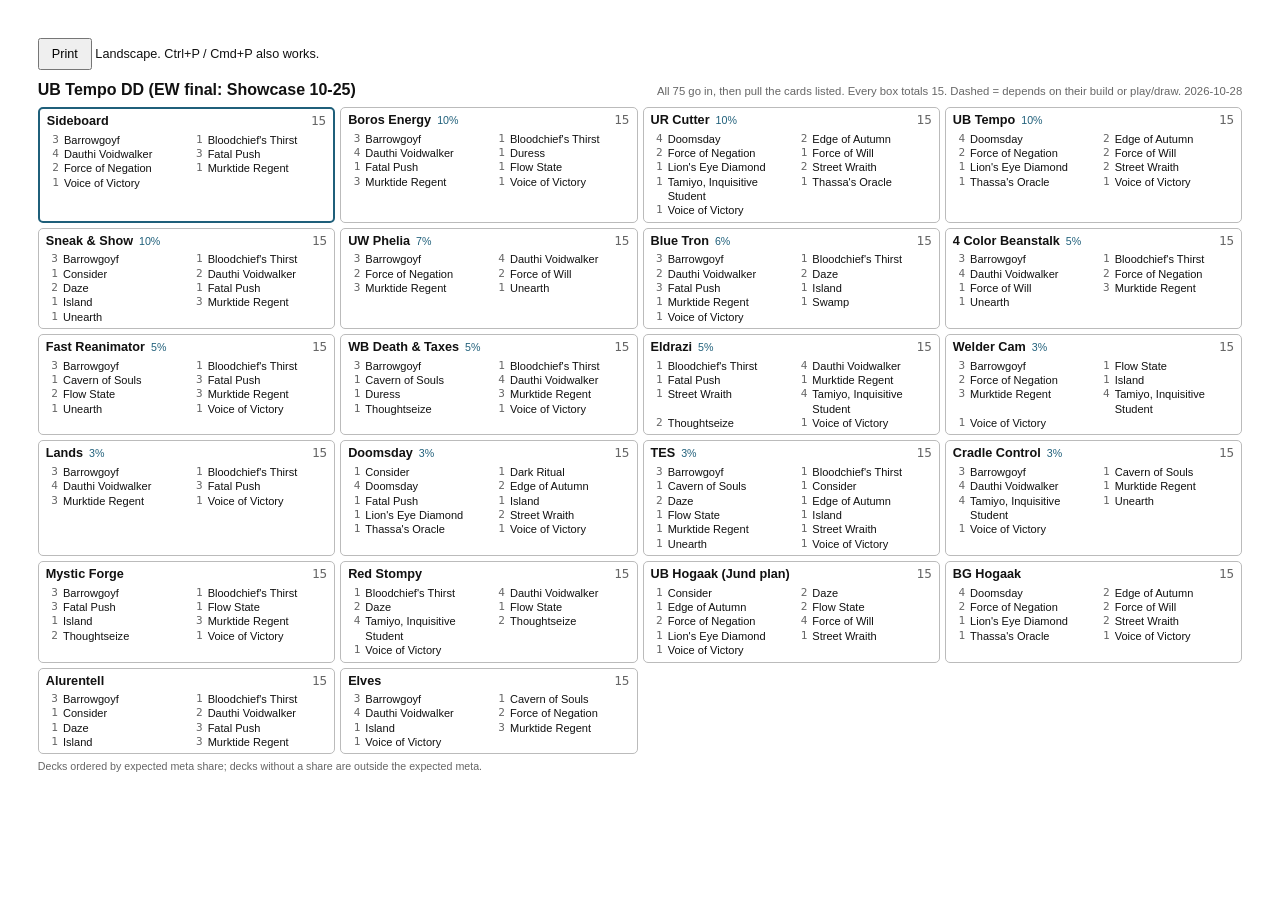
<file: prep/pull-sheet.html>
<!doctype html>
<html lang="en"><head><meta charset="utf-8"><meta name="viewport" content="width=device-width,initial-scale=1"><title>Pull sheet</title><style>:root{--ink:#111;--muted:#666;--line:#bbb;--accent:#1f5f7a;--bad:#b3261e;--warn:#8a6100}*{box-sizing:border-box}
body{margin:0;padding:10mm;background:#fff;color:var(--ink);font:9.5pt/1.3 "IBM Plex Sans","Helvetica Neue",Arial,sans-serif}
.head{display:flex;justify-content:space-between;align-items:baseline;margin-bottom:6px}.head b{font-size:12pt}.head span{color:var(--muted);font-size:8.5pt}
.grid{display:grid;grid-template-columns:repeat(4,minmax(0,1fr));gap:5px}
.pull{border:1px solid var(--line);border-radius:5px;padding:4px 7px;break-inside:avoid}.pull.side{border-color:var(--accent);border-width:2px}.pull.off{border-color:var(--bad)}.pull.rough{border-color:var(--warn);border-style:dashed}
h3{display:flex;gap:6px;align-items:baseline;margin:0 0 3px;font-size:9.5pt}h3 .n{margin-left:auto;color:var(--muted);font-weight:400;font-family:ui-monospace,monospace}h3 .share{color:var(--accent);font-size:8pt;font-weight:500}
.list{display:grid;grid-template-columns:1fr 1fr;gap:0 8px;font-size:8.3pt}.pl{display:flex;gap:5px;line-height:1.3}.pl .num{color:var(--muted);width:1.1em;flex:none;text-align:right;font-family:ui-monospace,monospace}
.foot{margin-top:6px;color:var(--muted);font-size:8pt}.bar{margin-bottom:10px}.bar button{font:inherit;padding:6px 12px}
@media print{@page{size:landscape;margin:8mm}body{padding:0}.bar{display:none}.grid{grid-template-columns:repeat(5,minmax(0,1fr));gap:4px}}</style></head><body>
<div class="bar"><button onclick="window.print()">Print</button> <span class="muted">Landscape. Ctrl+P / Cmd+P also works.</span></div>
<div class="head"><b>UB Tempo DD (EW final: Showcase 10-25)</b><span>All 75 go in, then pull the cards listed. Every box totals 15. Dashed = depends on their build or play/draw. 2026-10-28</span></div>
<div class="grid"><section class="pull side"><h3>Sideboard<span class="n">15</span></h3><div class="list"><div class="pl"><span class="num">3</span>Barrowgoyf</div><div class="pl"><span class="num">1</span>Bloodchief&#x27;s Thirst</div><div class="pl"><span class="num">4</span>Dauthi Voidwalker</div><div class="pl"><span class="num">3</span>Fatal Push</div><div class="pl"><span class="num">2</span>Force of Negation</div><div class="pl"><span class="num">1</span>Murktide Regent</div><div class="pl"><span class="num">1</span>Voice of Victory</div></div></section><section class="pull "><h3>Boros Energy<span class="share">10%</span><span class="n">15</span></h3><div class="list"><div class="pl"><span class="num">3</span>Barrowgoyf</div><div class="pl"><span class="num">1</span>Bloodchief&#x27;s Thirst</div><div class="pl"><span class="num">4</span>Dauthi Voidwalker</div><div class="pl"><span class="num">1</span>Duress</div><div class="pl"><span class="num">1</span>Fatal Push</div><div class="pl"><span class="num">1</span>Flow State</div><div class="pl"><span class="num">3</span>Murktide Regent</div><div class="pl"><span class="num">1</span>Voice of Victory</div></div></section><section class="pull "><h3>UR Cutter<span class="share">10%</span><span class="n">15</span></h3><div class="list"><div class="pl"><span class="num">4</span>Doomsday</div><div class="pl"><span class="num">2</span>Edge of Autumn</div><div class="pl"><span class="num">2</span>Force of Negation</div><div class="pl"><span class="num">1</span>Force of Will</div><div class="pl"><span class="num">1</span>Lion&#x27;s Eye Diamond</div><div class="pl"><span class="num">2</span>Street Wraith</div><div class="pl"><span class="num">1</span>Tamiyo, Inquisitive Student</div><div class="pl"><span class="num">1</span>Thassa&#x27;s Oracle</div><div class="pl"><span class="num">1</span>Voice of Victory</div></div></section><section class="pull "><h3>UB Tempo<span class="share">10%</span><span class="n">15</span></h3><div class="list"><div class="pl"><span class="num">4</span>Doomsday</div><div class="pl"><span class="num">2</span>Edge of Autumn</div><div class="pl"><span class="num">2</span>Force of Negation</div><div class="pl"><span class="num">2</span>Force of Will</div><div class="pl"><span class="num">1</span>Lion&#x27;s Eye Diamond</div><div class="pl"><span class="num">2</span>Street Wraith</div><div class="pl"><span class="num">1</span>Thassa&#x27;s Oracle</div><div class="pl"><span class="num">1</span>Voice of Victory</div></div></section><section class="pull "><h3>Sneak &amp; Show<span class="share">10%</span><span class="n">15</span></h3><div class="list"><div class="pl"><span class="num">3</span>Barrowgoyf</div><div class="pl"><span class="num">1</span>Bloodchief&#x27;s Thirst</div><div class="pl"><span class="num">1</span>Consider</div><div class="pl"><span class="num">2</span>Dauthi Voidwalker</div><div class="pl"><span class="num">2</span>Daze</div><div class="pl"><span class="num">1</span>Fatal Push</div><div class="pl"><span class="num">1</span>Island</div><div class="pl"><span class="num">3</span>Murktide Regent</div><div class="pl"><span class="num">1</span>Unearth</div></div></section><section class="pull "><h3>UW Phelia<span class="share">7%</span><span class="n">15</span></h3><div class="list"><div class="pl"><span class="num">3</span>Barrowgoyf</div><div class="pl"><span class="num">4</span>Dauthi Voidwalker</div><div class="pl"><span class="num">2</span>Force of Negation</div><div class="pl"><span class="num">2</span>Force of Will</div><div class="pl"><span class="num">3</span>Murktide Regent</div><div class="pl"><span class="num">1</span>Unearth</div></div></section><section class="pull "><h3>Blue Tron<span class="share">6%</span><span class="n">15</span></h3><div class="list"><div class="pl"><span class="num">3</span>Barrowgoyf</div><div class="pl"><span class="num">1</span>Bloodchief&#x27;s Thirst</div><div class="pl"><span class="num">2</span>Dauthi Voidwalker</div><div class="pl"><span class="num">2</span>Daze</div><div class="pl"><span class="num">3</span>Fatal Push</div><div class="pl"><span class="num">1</span>Island</div><div class="pl"><span class="num">1</span>Murktide Regent</div><div class="pl"><span class="num">1</span>Swamp</div><div class="pl"><span class="num">1</span>Voice of Victory</div></div></section><section class="pull "><h3>4 Color Beanstalk<span class="share">5%</span><span class="n">15</span></h3><div class="list"><div class="pl"><span class="num">3</span>Barrowgoyf</div><div class="pl"><span class="num">1</span>Bloodchief&#x27;s Thirst</div><div class="pl"><span class="num">4</span>Dauthi Voidwalker</div><div class="pl"><span class="num">2</span>Force of Negation</div><div class="pl"><span class="num">1</span>Force of Will</div><div class="pl"><span class="num">3</span>Murktide Regent</div><div class="pl"><span class="num">1</span>Unearth</div></div></section><section class="pull "><h3>Fast Reanimator<span class="share">5%</span><span class="n">15</span></h3><div class="list"><div class="pl"><span class="num">3</span>Barrowgoyf</div><div class="pl"><span class="num">1</span>Bloodchief&#x27;s Thirst</div><div class="pl"><span class="num">1</span>Cavern of Souls</div><div class="pl"><span class="num">3</span>Fatal Push</div><div class="pl"><span class="num">2</span>Flow State</div><div class="pl"><span class="num">3</span>Murktide Regent</div><div class="pl"><span class="num">1</span>Unearth</div><div class="pl"><span class="num">1</span>Voice of Victory</div></div></section><section class="pull "><h3>WB Death &amp; Taxes<span class="share">5%</span><span class="n">15</span></h3><div class="list"><div class="pl"><span class="num">3</span>Barrowgoyf</div><div class="pl"><span class="num">1</span>Bloodchief&#x27;s Thirst</div><div class="pl"><span class="num">1</span>Cavern of Souls</div><div class="pl"><span class="num">4</span>Dauthi Voidwalker</div><div class="pl"><span class="num">1</span>Duress</div><div class="pl"><span class="num">3</span>Murktide Regent</div><div class="pl"><span class="num">1</span>Thoughtseize</div><div class="pl"><span class="num">1</span>Voice of Victory</div></div></section><section class="pull "><h3>Eldrazi<span class="share">5%</span><span class="n">15</span></h3><div class="list"><div class="pl"><span class="num">1</span>Bloodchief&#x27;s Thirst</div><div class="pl"><span class="num">4</span>Dauthi Voidwalker</div><div class="pl"><span class="num">1</span>Fatal Push</div><div class="pl"><span class="num">1</span>Murktide Regent</div><div class="pl"><span class="num">1</span>Street Wraith</div><div class="pl"><span class="num">4</span>Tamiyo, Inquisitive Student</div><div class="pl"><span class="num">2</span>Thoughtseize</div><div class="pl"><span class="num">1</span>Voice of Victory</div></div></section><section class="pull "><h3>Welder Cam<span class="share">3%</span><span class="n">15</span></h3><div class="list"><div class="pl"><span class="num">3</span>Barrowgoyf</div><div class="pl"><span class="num">1</span>Flow State</div><div class="pl"><span class="num">2</span>Force of Negation</div><div class="pl"><span class="num">1</span>Island</div><div class="pl"><span class="num">3</span>Murktide Regent</div><div class="pl"><span class="num">4</span>Tamiyo, Inquisitive Student</div><div class="pl"><span class="num">1</span>Voice of Victory</div></div></section><section class="pull "><h3>Lands<span class="share">3%</span><span class="n">15</span></h3><div class="list"><div class="pl"><span class="num">3</span>Barrowgoyf</div><div class="pl"><span class="num">1</span>Bloodchief&#x27;s Thirst</div><div class="pl"><span class="num">4</span>Dauthi Voidwalker</div><div class="pl"><span class="num">3</span>Fatal Push</div><div class="pl"><span class="num">3</span>Murktide Regent</div><div class="pl"><span class="num">1</span>Voice of Victory</div></div></section><section class="pull "><h3>Doomsday<span class="share">3%</span><span class="n">15</span></h3><div class="list"><div class="pl"><span class="num">1</span>Consider</div><div class="pl"><span class="num">1</span>Dark Ritual</div><div class="pl"><span class="num">4</span>Doomsday</div><div class="pl"><span class="num">2</span>Edge of Autumn</div><div class="pl"><span class="num">1</span>Fatal Push</div><div class="pl"><span class="num">1</span>Island</div><div class="pl"><span class="num">1</span>Lion&#x27;s Eye Diamond</div><div class="pl"><span class="num">2</span>Street Wraith</div><div class="pl"><span class="num">1</span>Thassa&#x27;s Oracle</div><div class="pl"><span class="num">1</span>Voice of Victory</div></div></section><section class="pull "><h3>TES<span class="share">3%</span><span class="n">15</span></h3><div class="list"><div class="pl"><span class="num">3</span>Barrowgoyf</div><div class="pl"><span class="num">1</span>Bloodchief&#x27;s Thirst</div><div class="pl"><span class="num">1</span>Cavern of Souls</div><div class="pl"><span class="num">1</span>Consider</div><div class="pl"><span class="num">2</span>Daze</div><div class="pl"><span class="num">1</span>Edge of Autumn</div><div class="pl"><span class="num">1</span>Flow State</div><div class="pl"><span class="num">1</span>Island</div><div class="pl"><span class="num">1</span>Murktide Regent</div><div class="pl"><span class="num">1</span>Street Wraith</div><div class="pl"><span class="num">1</span>Unearth</div><div class="pl"><span class="num">1</span>Voice of Victory</div></div></section><section class="pull "><h3>Cradle Control<span class="share">3%</span><span class="n">15</span></h3><div class="list"><div class="pl"><span class="num">3</span>Barrowgoyf</div><div class="pl"><span class="num">1</span>Cavern of Souls</div><div class="pl"><span class="num">4</span>Dauthi Voidwalker</div><div class="pl"><span class="num">1</span>Murktide Regent</div><div class="pl"><span class="num">4</span>Tamiyo, Inquisitive Student</div><div class="pl"><span class="num">1</span>Unearth</div><div class="pl"><span class="num">1</span>Voice of Victory</div></div></section><section class="pull "><h3>Mystic Forge<span class="n">15</span></h3><div class="list"><div class="pl"><span class="num">3</span>Barrowgoyf</div><div class="pl"><span class="num">1</span>Bloodchief&#x27;s Thirst</div><div class="pl"><span class="num">3</span>Fatal Push</div><div class="pl"><span class="num">1</span>Flow State</div><div class="pl"><span class="num">1</span>Island</div><div class="pl"><span class="num">3</span>Murktide Regent</div><div class="pl"><span class="num">2</span>Thoughtseize</div><div class="pl"><span class="num">1</span>Voice of Victory</div></div></section><section class="pull "><h3>Red Stompy<span class="n">15</span></h3><div class="list"><div class="pl"><span class="num">1</span>Bloodchief&#x27;s Thirst</div><div class="pl"><span class="num">4</span>Dauthi Voidwalker</div><div class="pl"><span class="num">2</span>Daze</div><div class="pl"><span class="num">1</span>Flow State</div><div class="pl"><span class="num">4</span>Tamiyo, Inquisitive Student</div><div class="pl"><span class="num">2</span>Thoughtseize</div><div class="pl"><span class="num">1</span>Voice of Victory</div></div></section><section class="pull "><h3>UB Hogaak (Jund plan)<span class="n">15</span></h3><div class="list"><div class="pl"><span class="num">1</span>Consider</div><div class="pl"><span class="num">2</span>Daze</div><div class="pl"><span class="num">1</span>Edge of Autumn</div><div class="pl"><span class="num">2</span>Flow State</div><div class="pl"><span class="num">2</span>Force of Negation</div><div class="pl"><span class="num">4</span>Force of Will</div><div class="pl"><span class="num">1</span>Lion&#x27;s Eye Diamond</div><div class="pl"><span class="num">1</span>Street Wraith</div><div class="pl"><span class="num">1</span>Voice of Victory</div></div></section><section class="pull "><h3>BG Hogaak<span class="n">15</span></h3><div class="list"><div class="pl"><span class="num">4</span>Doomsday</div><div class="pl"><span class="num">2</span>Edge of Autumn</div><div class="pl"><span class="num">2</span>Force of Negation</div><div class="pl"><span class="num">2</span>Force of Will</div><div class="pl"><span class="num">1</span>Lion&#x27;s Eye Diamond</div><div class="pl"><span class="num">2</span>Street Wraith</div><div class="pl"><span class="num">1</span>Thassa&#x27;s Oracle</div><div class="pl"><span class="num">1</span>Voice of Victory</div></div></section><section class="pull "><h3>Alurentell<span class="n">15</span></h3><div class="list"><div class="pl"><span class="num">3</span>Barrowgoyf</div><div class="pl"><span class="num">1</span>Bloodchief&#x27;s Thirst</div><div class="pl"><span class="num">1</span>Consider</div><div class="pl"><span class="num">2</span>Dauthi Voidwalker</div><div class="pl"><span class="num">1</span>Daze</div><div class="pl"><span class="num">3</span>Fatal Push</div><div class="pl"><span class="num">1</span>Island</div><div class="pl"><span class="num">3</span>Murktide Regent</div></div></section><section class="pull "><h3>Elves<span class="n">15</span></h3><div class="list"><div class="pl"><span class="num">3</span>Barrowgoyf</div><div class="pl"><span class="num">1</span>Cavern of Souls</div><div class="pl"><span class="num">4</span>Dauthi Voidwalker</div><div class="pl"><span class="num">2</span>Force of Negation</div><div class="pl"><span class="num">1</span>Island</div><div class="pl"><span class="num">3</span>Murktide Regent</div><div class="pl"><span class="num">1</span>Voice of Victory</div></div></section></div>
<div class="foot">Decks ordered by expected meta share; decks without a share are outside the expected meta.</div>
</body></html>
</file>
